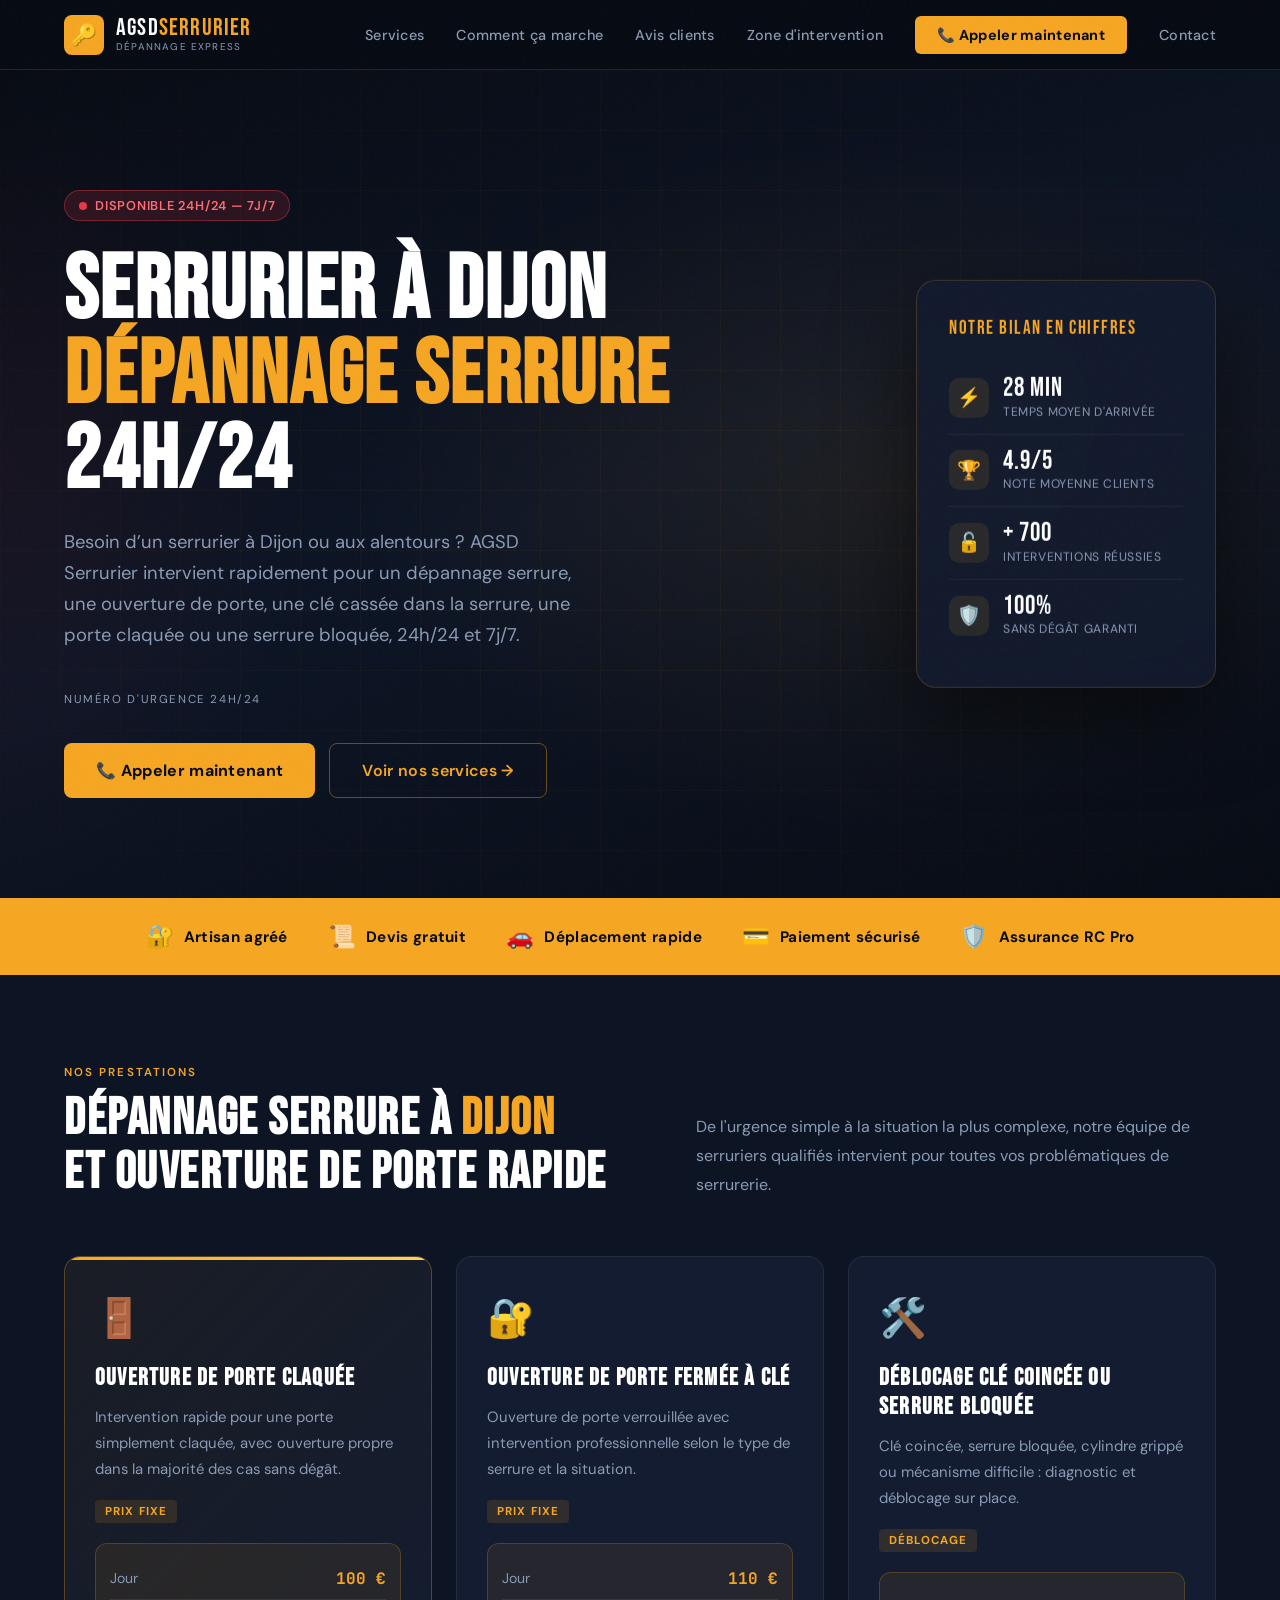
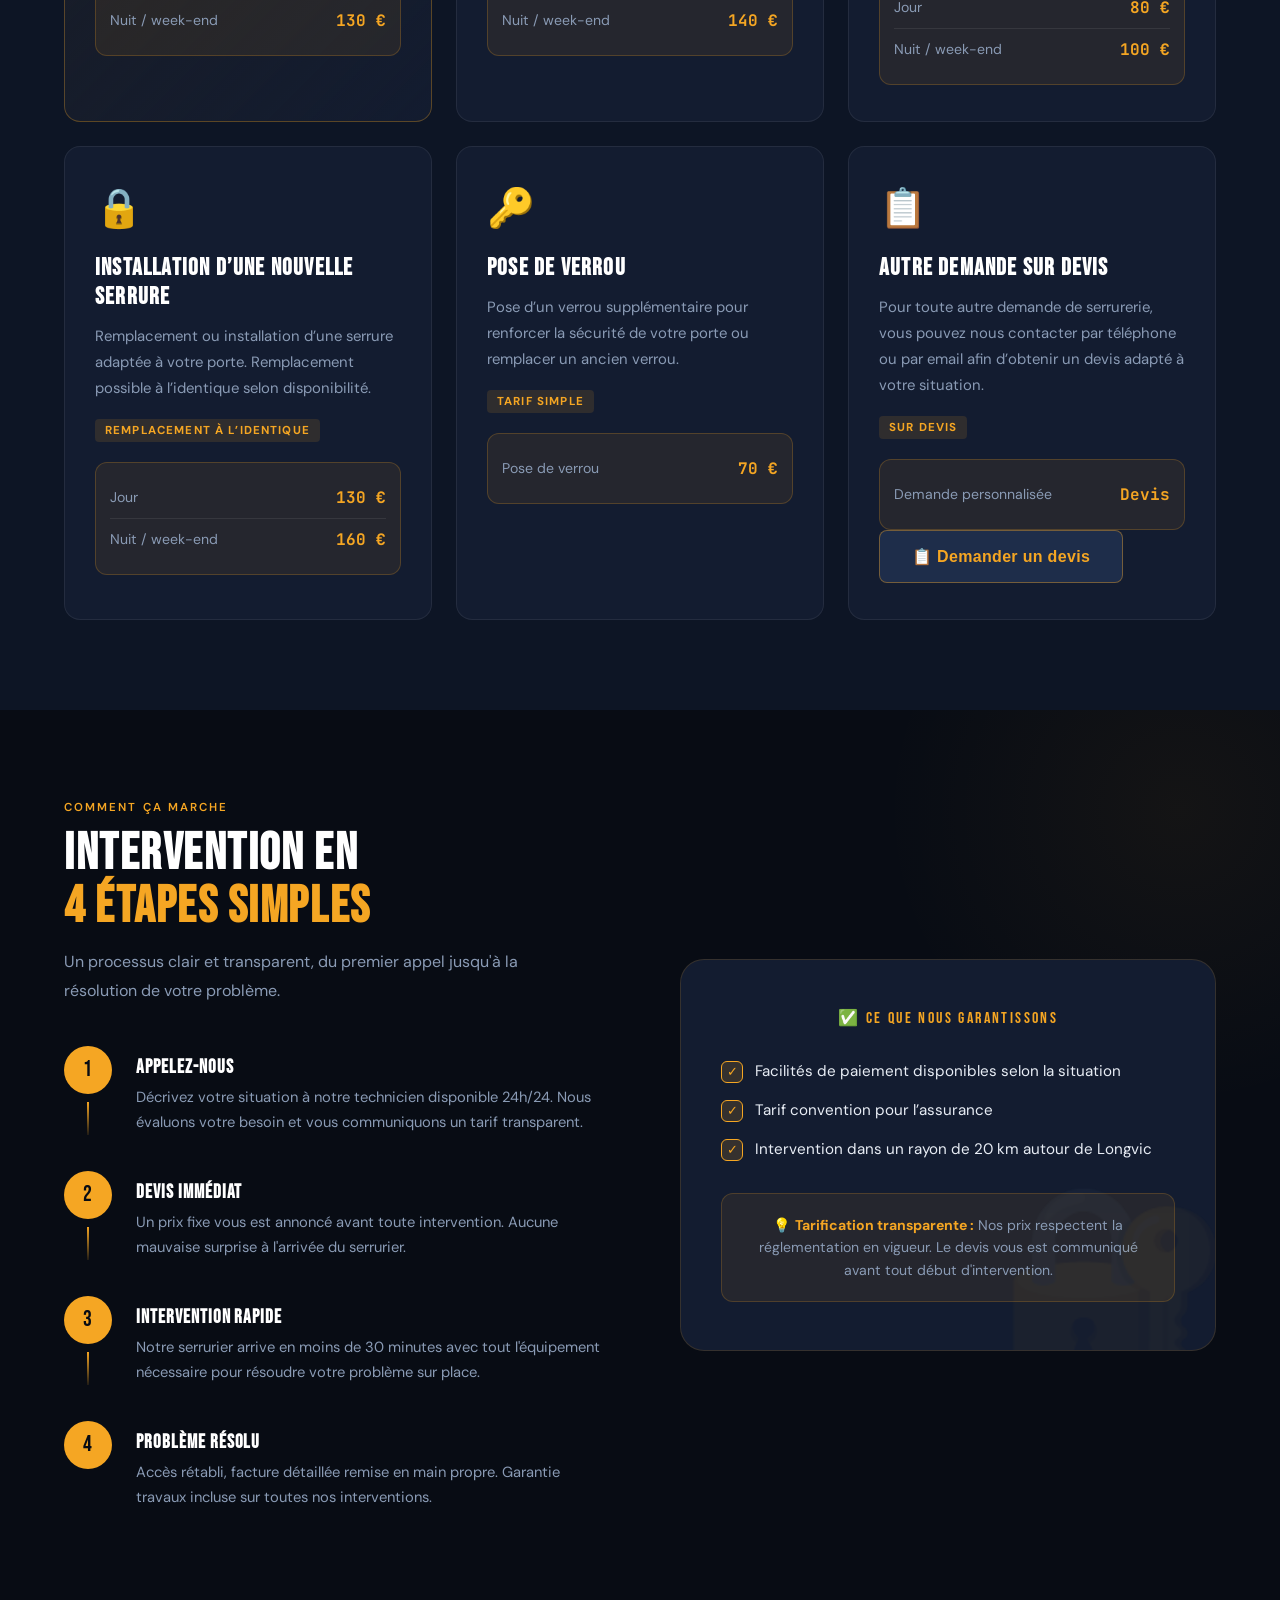
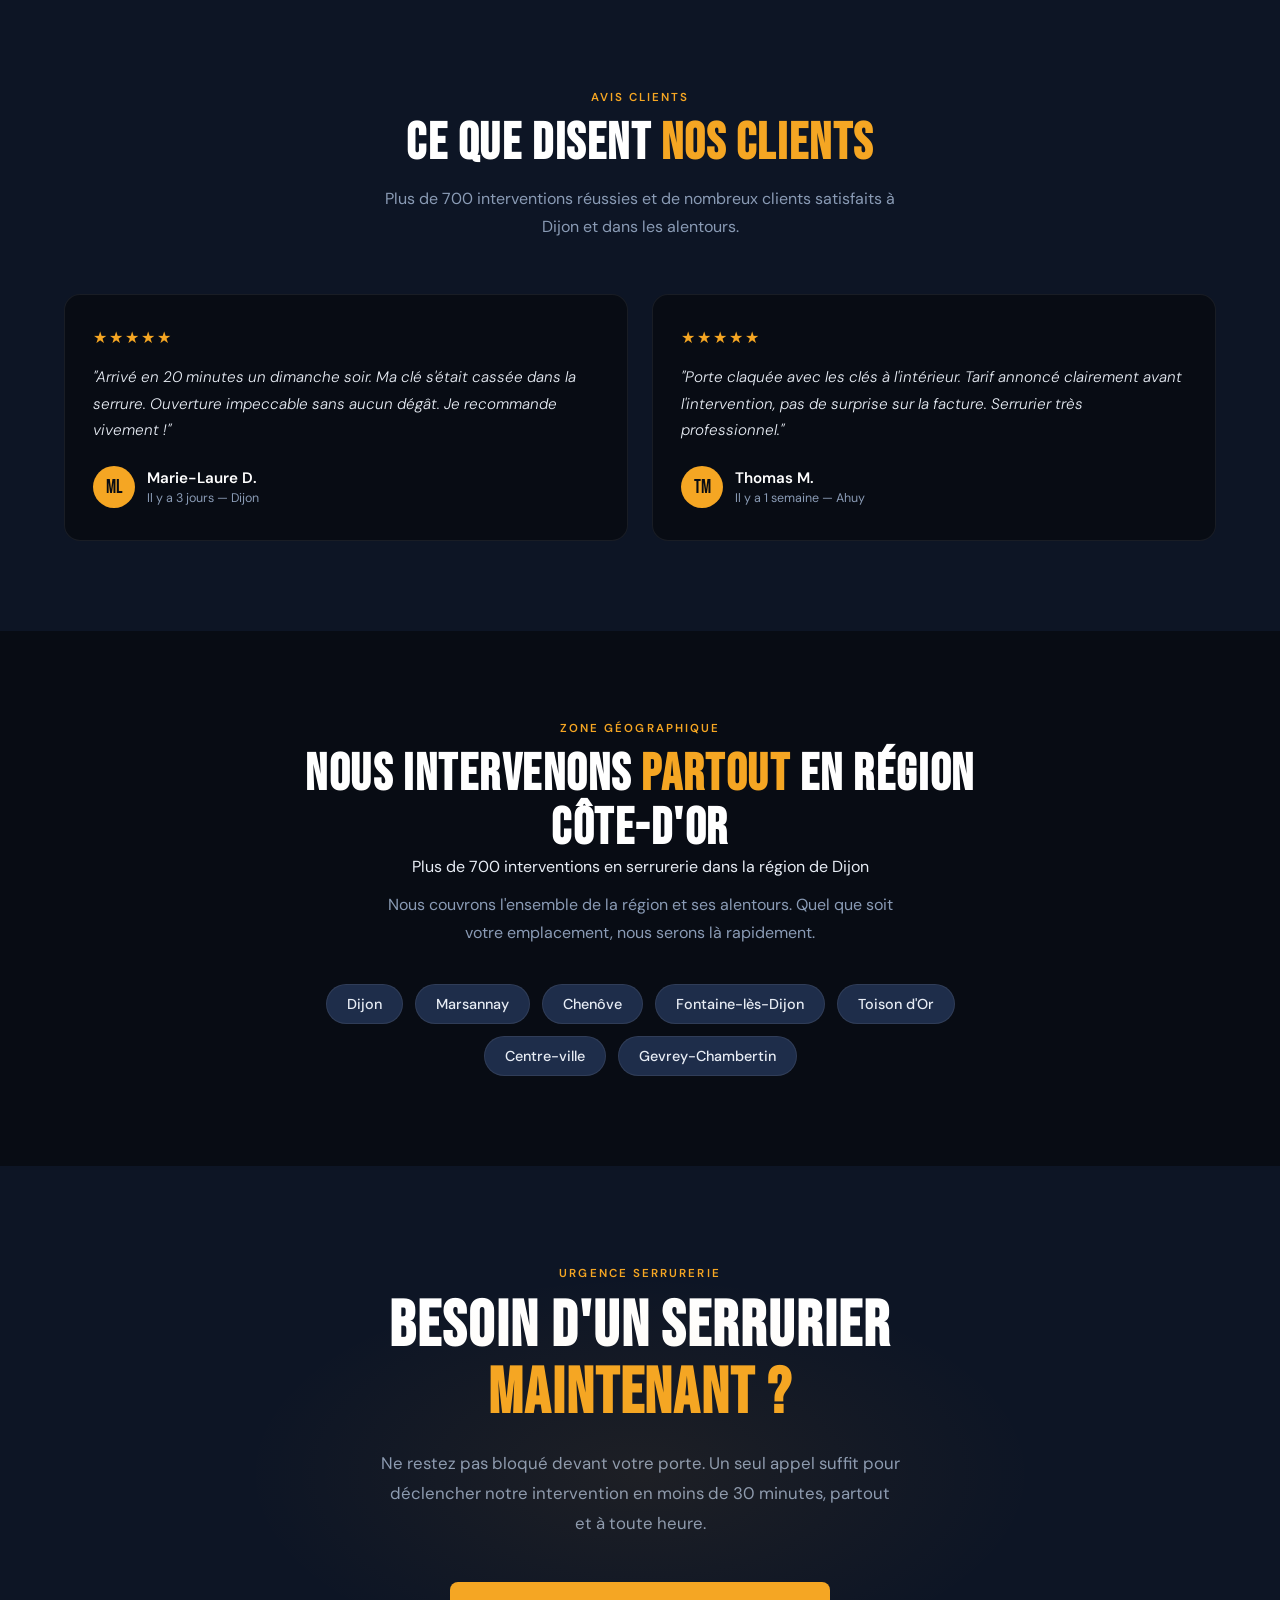
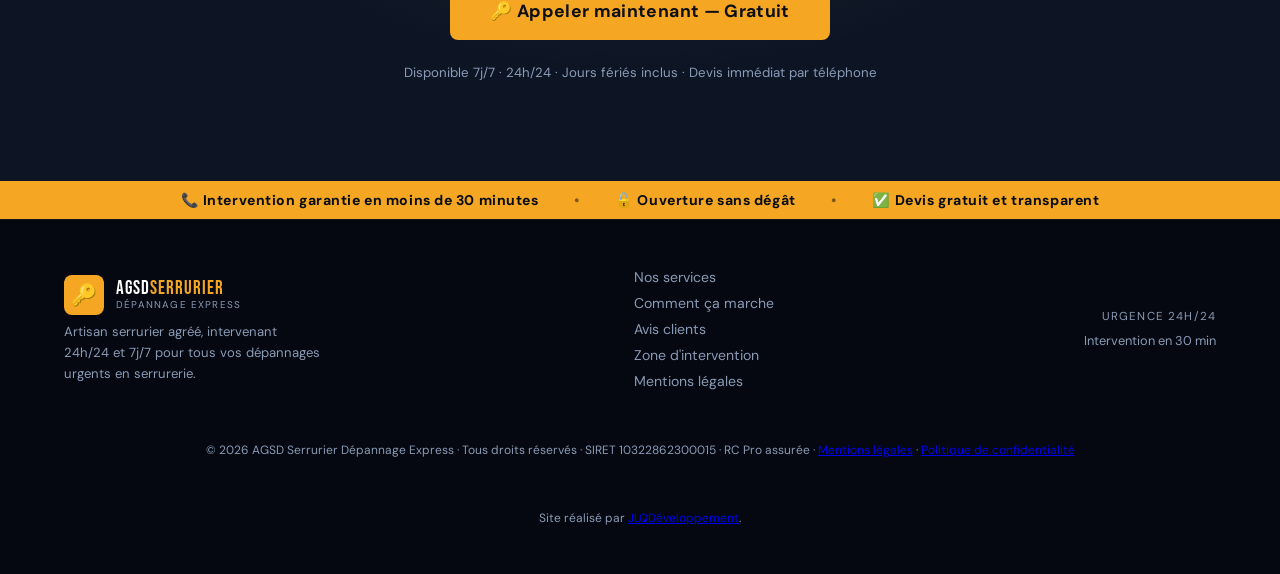
<file: index.html>
<!DOCTYPE html>
<html lang="fr">
<head>
<meta charset="UTF-8">
<meta name="viewport" content="width=device-width, initial-scale=1.0">

<title>Serrurier Dijon 24h/24 | Dépannage serrure & ouverture de porte</title>

<meta name="description" content="AGSD Serrurier intervient rapidement à Dijon, Longvic et alentours pour dépannage serrure, ouverture de porte, clé cassée, porte claquée et changement de serrure. Disponible 24h/24 et 7j/7.">

<meta name="keywords" content="serrurier Dijon, dépannage serrure Dijon, serrurier urgence Dijon, ouverture de porte Dijon, clé cassée serrure, porte claquée Dijon, serrurier Longvic, changement serrure Dijon, dépannage serrurerie 24h/24">

<meta name="author" content="AGSD Serrurier">
<meta name="robots" content="index, follow">
<meta name="language" content="fr">
<meta name="theme-color" content="#0b0f19">

<!-- URL canonique -->
<link rel="canonical" href="https://agsd-serrurier.fr/">

<!-- Icônes du site -->
<link rel="icon" href="favicon.ico" type="image/x-icon">
<link rel="icon" type="image/png" sizes="32x32" href="favicon-32x32.png">
<link rel="icon" type="image/png" sizes="16x16" href="favicon-16x16.png">
<link rel="apple-touch-icon" sizes="180x180" href="apple-touch-icon.png">
<link rel="manifest" href="site.webmanifest">

<!-- Open Graph Facebook / LinkedIn -->
<meta property="og:type" content="website">
<meta property="og:title" content="Serrurier Dijon 24h/24 — Dépannage serrure & ouverture de porte">
<meta property="og:description" content="Dépannage serrurerie à Dijon, Longvic et alentours : ouverture de porte, clé cassée, porte claquée, serrure bloquée et changement de serrure. Intervention rapide 24h/24.">
<meta property="og:url" content="https://agsd-serrurier.fr/">
<meta property="og:site_name" content="AGSD Serrurier">
<meta property="og:image" content="https://agsd-serrurier.fr/og-image.jpg">
<meta property="og:locale" content="fr_FR">

<!-- Twitter / X -->
<meta name="twitter:card" content="summary_large_image">
<meta name="twitter:title" content="Serrurier Dijon 24h/24 — AGSD Serrurier">
<meta name="twitter:description" content="Serrurier à Dijon pour dépannage serrure, ouverture de porte, clé cassée et urgence serrurerie 24h/24.">
<meta name="twitter:image" content="https://agsd-serrurier.fr/og-image.jpg">

<!-- Fonts -->
<link rel="preconnect" href="https://fonts.googleapis.com">
<link rel="preconnect" href="https://fonts.gstatic.com" crossorigin>
<link href="https://fonts.googleapis.com/css2?family=Bebas+Neue&family=DM+Sans:wght@300;400;500;600;700&family=JetBrains+Mono:wght@400;600&display=swap" rel="stylesheet">

<link rel="stylesheet" href="style2.css">

<!-- Données structurées LocalBusiness / Serrurier -->
<script type="application/ld+json">
{
  "@context": "https://schema.org",
  "@type": "Locksmith",
  "@id": "https://agsd-serrurier.fr/#localbusiness",
  "name": "AGSD Serrurier",
  "legalName": "AGSD Serrurier Dépannage Express",
  "url": "https://agsd-serrurier.fr/",
  "telephone": "+33767244079",
  "email": "contact@agsd-serrurier.fr",
  "description": "AGSD Serrurier intervient à Dijon, Longvic et alentours pour dépannage serrure, ouverture de porte, clé cassée, porte claquée, serrure bloquée et changement de serrure. Service disponible 24h/24 et 7j/7.",
  "image": "https://agsd-serrurier.fr/og-image.jpg",
  "logo": "https://agsd-serrurier.fr/favicon-512x512.png",
  "priceRange": "€€",
  "address": {
    "@type": "PostalAddress",
    "addressLocality": "Longvic",
    "postalCode": "21600",
    "addressRegion": "Bourgogne-Franche-Comté",
    "addressCountry": "FR"
  },
  "areaServed": [
    {
      "@type": "City",
      "name": "Dijon"
    },
    {
      "@type": "City",
      "name": "Longvic"
    },
    {
      "@type": "City",
      "name": "Chenôve"
    },
    {
      "@type": "City",
      "name": "Marsannay-la-Côte"
    },
    {
      "@type": "City",
      "name": "Fontaine-lès-Dijon"
    },
    {
      "@type": "City",
      "name": "Gevrey-Chambertin"
    },
    {
      "@type": "AdministrativeArea",
      "name": "Côte-d'Or"
    }
  ],
  "openingHoursSpecification": [
    {
      "@type": "OpeningHoursSpecification",
      "dayOfWeek": [
        "Monday",
        "Tuesday",
        "Wednesday",
        "Thursday",
        "Friday",
        "Saturday",
        "Sunday"
      ],
      "opens": "00:00",
      "closes": "23:59"
    }
  ],
  "hasOfferCatalog": {
    "@type": "OfferCatalog",
    "name": "Services de serrurerie",
    "itemListElement": [
      {
        "@type": "Offer",
        "name": "Ouverture de porte claquée"
      },
      {
        "@type": "Offer",
        "name": "Ouverture de porte fermée à clé"
      },
      {
        "@type": "Offer",
        "name": "Déblocage de clé coincée ou serrure bloquée"
      },
      {
        "@type": "Offer",
        "name": "Installation ou changement de serrure"
      },
      {
        "@type": "Offer",
        "name": "Pose de verrou"
      }
    ]
  },
  "identifier": {
    "@type": "PropertyValue",
    "propertyID": "SIRET",
    "value": "10322862300015"
  }
}
</script>
</head>
<body>



<!-- NAVBAR -->
<nav>
  <a href="#" class="logo">
    <div class="logo-icon">🔑</div>
    <div>
      <div class="logo-text">AGSD<span>Serrurier</span></div>
      <div class="logo-sub">Dépannage Express</div>
    </div>
  </a>

  <button class="menu-toggle" id="menuToggle" aria-label="Ouvrir le menu">
    <span></span>
    <span></span>
    <span></span>
  </button>

  <ul class="nav-links" id="navLinks">
    <li><a href="#services">Services</a></li>
    <li><a href="#comment">Comment ça marche</a></li>
    <li><a href="#avis">Avis clients</a></li>
    <li><a href="#zone">Zone d'intervention</a></li>
    <li><a href="tel:+33767244079" class="nav-cta">📞 Appeler maintenant</a></li>
    <li><a href="#" id="openContactModal">Contact</a></li>
  </ul>
</nav>

<!-- HERO -->
<section class="hero">
  <div class="hero-bg"></div>
  <div class="hero-grid"></div>

  <div class="hero-content">
    <div class="hero-badge">
      <div class="pulse-dot"></div>
      Disponible 24h/24 — 7j/7
    </div>

    <h1>Serrurier à Dijon <em>Dépannage serrure</em> 24h/24</h1>

    <p class="hero-sub">
  Besoin d’un serrurier à Dijon ou aux alentours ? AGSD Serrurier intervient rapidement
  pour un dépannage serrure, une ouverture de porte, une clé cassée dans la serrure,
  une porte claquée ou une serrure bloquée, 24h/24 et 7j/7.
</p>

    <div class="hero-phone">
  <p class="phone-label">Numéro d'urgence 24h/24</p>

</div>

    <div class="hero-actions">
      <a href="tel:+33767244079" class="btn-primary">📞 Appeler maintenant</a>
      <a href="#services" class="btn-outline">Voir nos services →</a>
    </div>
  </div>

  <!-- FLOATING CARD -->
  <div class="hero-card">
    <div class="card-title">Notre bilan en chiffres</div>

    <div class="stat-row">
      <div class="stat-icon">⚡</div>
      <div class="stat-info">
        <div class="stat-value">28 min</div>
        <div class="stat-label">Temps moyen d'arrivée</div>
      </div>
    </div>

    <div class="stat-row">
      <div class="stat-icon">🏆</div>
      <div class="stat-info">
        <div class="stat-value">4.9/5</div>
        <div class="stat-label">Note moyenne clients</div>
      </div>
    </div>

    <div class="stat-row">
      <div class="stat-icon">🔓</div>
      <div class="stat-info">
        <div class="stat-value">+ 700</div>
        <div class="stat-label">Interventions réussies</div>
      </div>
    </div>

    <div class="stat-row">
      <div class="stat-icon">🛡️</div>
      <div class="stat-info">
        <div class="stat-value">100%</div>
        <div class="stat-label">Sans dégât garanti</div>
      </div>
    </div>
  </div>
</section>

<!-- TRUST BAND -->
<div class="trust-band">
  <div class="trust-item"><span>🔐</span><span>Artisan agréé</span></div>
  <div class="trust-item"><span>📜</span><span>Devis gratuit</span></div>
  <div class="trust-item"><span>🚗</span><span>Déplacement rapide</span></div>
  <div class="trust-item"><span>💳</span><span>Paiement sécurisé</span></div>
  <div class="trust-item"><span>🛡️</span><span>Assurance RC Pro</span></div>
</div>

<!-- SERVICES -->
<section class="services" id="services">
  <div class="services-header">
    <div>
      <div class="section-label">Nos prestations</div>
     <h2 class="section-title">Dépannage serrure à <span>Dijon</span><br>et ouverture de porte rapide</h2>
    </div>
    <p class="section-desc">
      De l'urgence simple à la situation la plus complexe, notre équipe de serruriers
      qualifiés intervient pour toutes vos problématiques de serrurerie.
    </p>
  </div>

 <div class="services-grid">

  <div class="service-card featured">
    <span class="service-icon">🚪</span>
    <h3>Ouverture de porte claquée</h3>
    <p>
      Intervention rapide pour une porte simplement claquée, avec ouverture propre
      dans la majorité des cas sans dégât.
    </p>

    <span class="service-tag">Prix fixe</span>

    <div class="price-box">
      <div class="price-line">
        <span>Jour</span>
        <strong>100 €</strong>
      </div>
      <div class="price-line">
        <span>Nuit / week-end</span>
        <strong>130 €</strong>
      </div>
    </div>
  </div>

  <div class="service-card">
    <span class="service-icon">🔐</span>
    <h3>Ouverture de porte fermée à clé</h3>
    <p>
      Ouverture de porte verrouillée avec intervention professionnelle selon le type
      de serrure et la situation.
    </p>

    <span class="service-tag">Prix fixe</span>

    <div class="price-box">
      <div class="price-line">
        <span>Jour</span>
        <strong>110 €</strong>
      </div>
      <div class="price-line">
        <span>Nuit / week-end</span>
        <strong>140 €</strong>
      </div>
    </div>
  </div>

  <div class="service-card">
    <span class="service-icon">🛠️</span>
    <h3>Déblocage clé coincée ou serrure bloquée</h3>
    <p>
      Clé coincée, serrure bloquée, cylindre grippé ou mécanisme difficile :
      diagnostic et déblocage sur place.
    </p>

    <span class="service-tag">Déblocage</span>

    <div class="price-box">
      <div class="price-line">
        <span>Jour</span>
        <strong>80 €</strong>
      </div>
      <div class="price-line">
        <span>Nuit / week-end</span>
        <strong>100 €</strong>
      </div>
    </div>
  </div>

  <div class="service-card">
    <span class="service-icon">🔒</span>
    <h3>Installation d’une nouvelle serrure</h3>
    <p>
      Remplacement ou installation d’une serrure adaptée à votre porte.
      Remplacement possible à l’identique selon disponibilité.
    </p>

    <span class="service-tag">Remplacement à l’identique</span>

    <div class="price-box">
      <div class="price-line">
        <span>Jour</span>
        <strong>130 €</strong>
      </div>
      <div class="price-line">
        <span>Nuit / week-end</span>
        <strong>160 €</strong>
      </div>
    </div>
  </div>

  <div class="service-card">
    <span class="service-icon">🔑</span>
    <h3>Pose de verrou</h3>
    <p>
      Pose d’un verrou supplémentaire pour renforcer la sécurité de votre porte
      ou remplacer un ancien verrou.
    </p>

    <span class="service-tag">Tarif simple</span>

    <div class="price-box">
      <div class="price-line">
        <span>Pose de verrou</span>
        <strong>70 €</strong>
      </div>
    </div>
  </div>

  <div class="service-card">
  <span class="service-icon">📋</span>
  <h3>Autre demande sur devis</h3>
  <p>
    Pour toute autre demande de serrurerie, vous pouvez nous contacter par téléphone
    ou par email afin d’obtenir un devis adapté à votre situation.
  </p>

  <span class="service-tag">Sur devis</span>

  <div class="price-box">
    <div class="price-line">
      <span>Demande personnalisée</span>
      <strong>Devis</strong>
    </div>
  </div>

  <button type="button" class="service-contact-btn" data-subject="other">
  📋 Demander un devis
</button>
</div>

</div>
</section>

<!-- HOW IT WORKS -->
<section class="how" id="comment">
  <div class="how-layout">
    <div>
      <div class="section-label">Comment ça marche</div>
      <h2 class="section-title">Intervention en<br><span>4 étapes simples</span></h2>
      <p class="section-desc">Un processus clair et transparent, du premier appel jusqu'à la résolution de votre problème.</p>

      <div class="steps-list">
        <div class="step">
          <div class="step-line">
            <div class="step-num">1</div>
            <div class="step-connector"></div>
          </div>
          <div class="step-body">
            <h4>Appelez-nous</h4>
            <p>Décrivez votre situation à notre technicien disponible 24h/24. Nous évaluons votre besoin et vous communiquons un tarif transparent.</p>
          </div>
        </div>

        <div class="step">
          <div class="step-line">
            <div class="step-num">2</div>
            <div class="step-connector"></div>
          </div>
          <div class="step-body">
            <h4>Devis immédiat</h4>
            <p>Un prix fixe vous est annoncé avant toute intervention. Aucune mauvaise surprise à l'arrivée du serrurier.</p>
          </div>
        </div>

        <div class="step">
          <div class="step-line">
            <div class="step-num">3</div>
            <div class="step-connector"></div>
          </div>
          <div class="step-body">
            <h4>Intervention rapide</h4>
            <p>Notre serrurier arrive en moins de 30 minutes avec tout l'équipement nécessaire pour résoudre votre problème sur place.</p>
          </div>
        </div>

        <div class="step">
          <div class="step-line">
            <div class="step-num">4</div>
          </div>
          <div class="step-body">
            <h4>Problème résolu</h4>
            <p>Accès rétabli, facture détaillée remise en main propre. Garantie travaux incluse sur toutes nos interventions.</p>
          </div>
        </div>
      </div>
    </div>

    <div class="how-visual">
      <div class="guarantee-title">✅ Ce que nous garantissons</div>
      <ul class="guarantee-list">
        <li>
  <div class="check">✓</div>
  <span>Facilités de paiement disponibles selon la situation</span>
</li>

<li>
  <div class="check">✓</div>
  <span>Tarif convention pour l’assurance</span>
</li>

<li>
  <div class="check">✓</div>
  <span>Intervention dans un rayon de 20 km autour de Longvic</span>
</li>
      </ul>

      <div class="price-note">
        <p>💡 <strong>Tarification transparente :</strong> Nos prix respectent la réglementation en vigueur. Le devis vous est communiqué avant tout début d'intervention.</p>
      </div>
    </div>
  </div>
</section>

<!-- TESTIMONIALS -->
<section class="testimonials" id="avis">
  <div class="testimonials-header">
    <div class="section-label">Avis clients</div>
    <h2 class="section-title">Ce que disent <span>nos clients</span></h2>
    <p class="section-desc">Plus de 700 interventions réussies et de nombreux clients satisfaits à Dijon et dans les alentours.</p>
  </div>

  <div class="reviews-grid">
    <div class="review-card">
      <div class="stars">★★★★★</div>
      <p class="review-text">"Arrivé en 20 minutes un dimanche soir. Ma clé s'était cassée dans la serrure. Ouverture impeccable sans aucun dégât. Je recommande vivement !"</p>
      <div class="reviewer">
        <div class="reviewer-avatar">ML</div>
        <div>
          <div class="reviewer-name">Marie-Laure D.</div>
          <div class="reviewer-date">Il y a 3 jours — Dijon</div>
        </div>
      </div>
    </div>

    <div class="review-card">
      <div class="stars">★★★★★</div>
      <p class="review-text">"Porte claquée avec les clés à l'intérieur. Tarif annoncé clairement avant l'intervention, pas de surprise sur la facture. Serrurier très professionnel."</p>
      <div class="reviewer">
        <div class="reviewer-avatar">TM</div>
        <div>
          <div class="reviewer-name">Thomas M.</div>
          <div class="reviewer-date">Il y a 1 semaine — Ahuy</div>
        </div>
      </div>
    </div>


<!-- Avis a valider avant publication-->
    <!--

    <div class="review-card">
      <div class="stars">★★★★★</div>
      <p class="review-text">"Super réactif, disponible la nuit. Le serrurier a su ouvrir ma porte sans abîmer quoi que ce soit. Excellent rapport qualité-prix. Je recommande sans hésiter."</p>
      <div class="reviewer">
        <div class="reviewer-avatar">JR</div>
        <div>
          <div class="reviewer-name">Jean-Robert P.</div>
          <div class="reviewer-date">Il y a 1 mois — Chenove</div>
        </div>
      </div>
    </div>
  --> 


<!-- Avis a valider avant publication-->

<!--
    <div class="review-card">
      <div class="stars">★★★★★</div>
      <p class="review-text">"Intervention rapide et soignée pour un changement de serrure 3 points. Le technicien a pris le temps d'expliquer les différentes options. Très satisfaite."</p>
      <div class="reviewer">
        <div class="reviewer-avatar">SB</div>
        <div>
          <div class="reviewer-name">Sophie B.</div>
          <div class="reviewer-date">Il y a 3 semaines — Dijon</div>
        </div>
      </div>
    </div>

  -->
  </div>
</section>

<!-- ZONE INTERVENTION -->
<section class="zone" id="zone">
  <div class="zone-content">
    <div class="section-label">Zone géographique</div>
    <h2 class="section-title">Nous intervenons <span>partout</span> en région Côte-d'Or</h2>
    <p>Plus de 700 interventions en serrurerie dans la région de Dijon</p>
    <p class="section-desc" style="margin: 14px auto 0;">
      Nous couvrons l'ensemble de la région et ses alentours.
      Quel que soit votre emplacement, nous serons là rapidement.
    </p>

    <div class="zone-tags">
      <span class="zone-tag">Dijon</span>
      <span class="zone-tag">Marsannay</span>
      <span class="zone-tag">Chenôve</span>
      <span class="zone-tag">Fontaine-lès-Dijon</span>
      <span class="zone-tag">Toison d'Or</span>
      <span class="zone-tag">Centre-ville</span>
      <span class="zone-tag">Gevrey-Chambertin</span>
      
    </div>
  </div>
</section>

<!-- CTA SECTION -->
<section class="cta-section">
  <div class="section-label">Urgence serrurerie</div>
  <h2 class="section-title">Besoin d'un serrurier<br><span>maintenant ?</span></h2>
  <p class="section-desc">
    Ne restez pas bloqué devant votre porte. Un seul appel suffit pour déclencher
    notre intervention en moins de 30 minutes, partout et à toute heure.
  </p>

 

  <div style="display: flex; gap: 16px; justify-content: center; flex-wrap: wrap;">
   <a href="tel:+33767244079" class="btn-primary" style="font-size: 1.1rem; padding: 18px 40px;">
  🔑 Appeler maintenant — Gratuit
</a>
  </div>

  <p style="margin-top: 24px; font-size: 0.83rem; color: var(--muted);">
    Disponible 7j/7 · 24h/24 · Jours fériés inclus · Devis immédiat par téléphone
  </p>
</section>


<section class="contact-section" id="contact">
        
        
        <div class="contact-content">
          <button class="fermer" id="fermer">X</button>
          <div class="contact-info">
            <h2 class="section-title">📧 Nous Contacter</h2>
            
            <p>Une question ? Besoin d’un renseignement ou d’un devis ? Notre équipe est disponible pour vous accompagner rapidement.</p>            
            <div class="contact-item">
              <div>📧</div>
              <div>
                <h4>Email</h4>
                <p>contact@agsd-serrurier.fr</p>
              </div>
            </div>
            
            <div class="contact-item">
              <div>⏰</div>
              <div>
                <h4>Horaires</h4>
                <p>24h/24 — 7j/7</p>
              </div>
            </div>
            
            <div class="contact-item">
              <div >🚀</div>
              <div>
                <h4>Réponse</h4>
                <p>Sous 24h ouvrées</p>
              </div>
            </div>
          </div>

             <div class="contact-form">
            <h3 class="envoi">📧 Envoyez-nous un Message</h3>
                <form id="contactForm" action="send-mail.php" method="POST">
  <div class="form-row">
    <div class="form-group">
      <label for="contactName">Nom complet *</label>
      <input type="text" id="contactName" name="from_name" placeholder="Votre nom complet" required>
    </div>
    <div class="form-group">
      <label for="contactEmail">Email *</label>
      <input type="email" id="contactEmail" name="reply_to" placeholder="votre.email@exemple.com" required>
    </div>
  </div>
  <div class="form-group">
  <label for="contactPhone">Téléphone</label>
  <input type="tel" id="contactPhone" name="phone" placeholder="Votre numéro de téléphone">
</div>
  
  <div class="form-group">
    <label for="contactSubject">Sujet *</label>
    <select id="contactSubject" name="subject" required>
      <option value="">Choisissez un sujet</option>
     <option value="urgence">🚨 Urgence serrurerie</option>
<option value="devis">📋 Demande de devis</option>
<option value="serrure">🔒 Changement de serrure</option>
<option value="porte">🚪 Ouverture de porte</option>
<option value="other">❓ Autre demande</option>
    </select>
  </div>
  
  <div class="form-group">
    <label for="contactMessage">Message *</label>
    <textarea id="contactMessage" name="message" placeholder="Décrivez votre demande, suggestion ou problème en détail..." required></textarea>
  </div>


  <button type="submit" class="btn-contact">🚀 Envoyer le Message</button>
  <div id="contactSuccess" class="success-message">
    ✅ Message envoyé avec succès ! Nous vous répondrons dans les plus brefs délais.
  </div>
</form>

          </div>
        </div>
      </section>
<!-- TOP BAR -->
<div class="topbar">
  <span>📞 Intervention garantie en moins de 30 minutes</span>
  <span class="dot">•</span>
  <span>🔓 Ouverture sans dégât</span>
  <span class="dot">•</span>
  <span>✅ Devis gratuit et transparent</span>
</div>
<!-- FOOTER -->
<footer>
  <div class="footer-logo">
    <div class="logo">
      <div class="logo-icon">🔑</div>
      <div>
        <div class="logo-text">AGSD<span>Serrurier</span></div>
        <div class="logo-sub">Dépannage Express</div>
      </div>
    </div>
    <p class="footer-desc">
      Artisan serrurier agréé, intervenant 24h/24 et 7j/7 pour tous vos dépannages urgents en serrurerie.
    </p>
  </div>

  <div class="footer-links">
    <a href="#services">Nos services</a>
    <a href="#comment">Comment ça marche</a>
    <a href="#avis">Avis clients</a>
    <a href="#zone">Zone d'intervention</a>
    <a href="#">Mentions légales</a>
  </div>

  <div class="footer-right">
    <p style="font-size: 0.72rem; color: var(--muted); text-transform: uppercase; letter-spacing: 0.1em; margin-bottom: 8px;">Urgence 24h/24</p>
 
    <p style="font-size: 0.8rem; color: var(--muted); margin-top: 8px;">Intervention en 30 min</p>
  </div>

  <p class="footer-legal">
  © 2026 AGSD Serrurier Dépannage Express · Tous droits réservés ·
  SIRET 10322862300015 · RC Pro assurée ·
  <a href="#">Mentions légales</a> ·
  <a href="#">Politique de confidentialité</a>
</p>

<p class="footer-legal">
  Site réalisé par <a href="https://jlqdeveloppement.fr/">JLQDéveloppement</a>.
</p>
</footer>

<!-- FLOATING CALL BUTTON (mobile) -->
<!--
<a href="tel:+33767244079" class="float-call" title="Appeler maintenant">📞</a>
-->
<script>
  // Animation des cartes au scroll
  const observer = new IntersectionObserver((entries) => {
    entries.forEach((entry, i) => {
      if (entry.isIntersecting) {
        entry.target.style.animation = `fadeUp 0.5s ease ${i * 0.08}s both`;
        observer.unobserve(entry.target);
      }
    });
  }, { threshold: 0.15 });

  document.querySelectorAll('.service-card, .review-card, .step, .zone-tag').forEach((el) => {
    el.style.opacity = '0';
    observer.observe(el);
  });

  // Lien actif dans la navbar au scroll
  const sections = document.querySelectorAll('section[id]');

  window.addEventListener('scroll', () => {
    let current = '';

    sections.forEach((section) => {
      if (window.scrollY >= section.offsetTop - 100) {
        current = section.id;
      }
    });

    document.querySelectorAll('.nav-links a').forEach((link) => {
      link.style.color = link.getAttribute('href') === `#${current}` ? 'var(--gold)' : '';
    });
  });

  // Éléments du menu burger
  const menuToggle = document.getElementById('menuToggle');
  const navLinks = document.getElementById('navLinks');

  if (menuToggle && navLinks) {
    menuToggle.addEventListener('click', (e) => {
      e.stopPropagation();
      menuToggle.classList.toggle('active');
      navLinks.classList.toggle('active');
    });

    // Fermer le menu si on clique ailleurs
    document.addEventListener('click', (e) => {
      const menuEstOuvert = navLinks.classList.contains('active');
      const clicSurBurger = menuToggle.contains(e.target);
      const clicDansMenu = navLinks.contains(e.target);

      if (menuEstOuvert && !clicSurBurger && !clicDansMenu) {
        menuToggle.classList.remove('active');
        navLinks.classList.remove('active');
      }
    });

    // Fermer le menu mobile au clic sur un lien
    document.querySelectorAll('.nav-links a').forEach((link) => {
      link.addEventListener('click', () => {
        menuToggle.classList.remove('active');
        navLinks.classList.remove('active');
      });
    });
  }

  // Éléments du modal contact
  const contact = document.getElementById('contact');
  const openContactModal = document.getElementById('openContactModal');
  const fermer = document.getElementById('fermer');

  const contactForm = document.getElementById('contactForm');
  const contactSuccess = document.getElementById('contactSuccess');
  const contactSubject = document.getElementById('contactSubject');
  const contactMessage = document.getElementById('contactMessage');

  const serviceContactBtns = document.querySelectorAll('.service-contact-btn');

  // Ouvrir le modal contact depuis le menu
  if (openContactModal && contact) {
    openContactModal.addEventListener('click', (e) => {
      e.preventDefault();
      contact.classList.add('active');
    });
  }

  // Fermer le modal avec le bouton X
  if (fermer && contact) {
    fermer.addEventListener('click', () => {
      contact.classList.remove('active');
    });
  }

  // Fermer le modal en cliquant sur le fond sombre
  if (contact) {
    contact.addEventListener('click', (e) => {
      if (e.target === contact) {
        contact.classList.remove('active');
      }
    });
  }

  // Fermer le modal et le menu avec la touche Échap
  document.addEventListener('keydown', (e) => {
    if (e.key === 'Escape') {
      if (contact) {
        contact.classList.remove('active');
      }

      if (menuToggle && navLinks) {
        menuToggle.classList.remove('active');
        navLinks.classList.remove('active');
      }
    }
  });

  // Boutons "Demander un devis"
  serviceContactBtns.forEach((btn) => {
    btn.addEventListener('click', () => {
      const subject = btn.dataset.subject;

      if (contact) {
        contact.classList.add('active');
      }

      if (contactSubject && subject) {
        contactSubject.value = subject;
      }

      if (contactMessage) {
        contactMessage.placeholder = "Bonjour, je souhaite obtenir un devis pour une demande de serrurerie...";
      }

      if (contactSuccess) {
        contactSuccess.classList.remove('active');
        contactSuccess.textContent = '';
      }
    });
  });

  // Envoi du formulaire en AJAX vers send-mail.php
  if (contactForm && contactSuccess) {
    contactForm.addEventListener('submit', async (e) => {
      e.preventDefault();

      const formData = new FormData(contactForm);

      contactSuccess.classList.remove('active');
      contactSuccess.textContent = "⏳ Envoi du message en cours...";
      contactSuccess.classList.add('active');

      try {
        const response = await fetch('send-mail.php', {
          method: 'POST',
          body: formData
        });

        const result = await response.json();

        if (result.success) {
          contactSuccess.textContent = "✅ Message envoyé avec succès ! Nous vous répondrons dans les plus brefs délais.";
          contactSuccess.classList.add('active');
          contactForm.reset();
        } else {
          contactSuccess.textContent = "❌ " + result.message;
          contactSuccess.classList.add('active');
        }

      } catch (error) {
        contactSuccess.textContent = "❌ Erreur : impossible de contacter le serveur PHP.";
        contactSuccess.classList.add('active');
      }
    });
  }
</script>
</body>
</html>
</file>
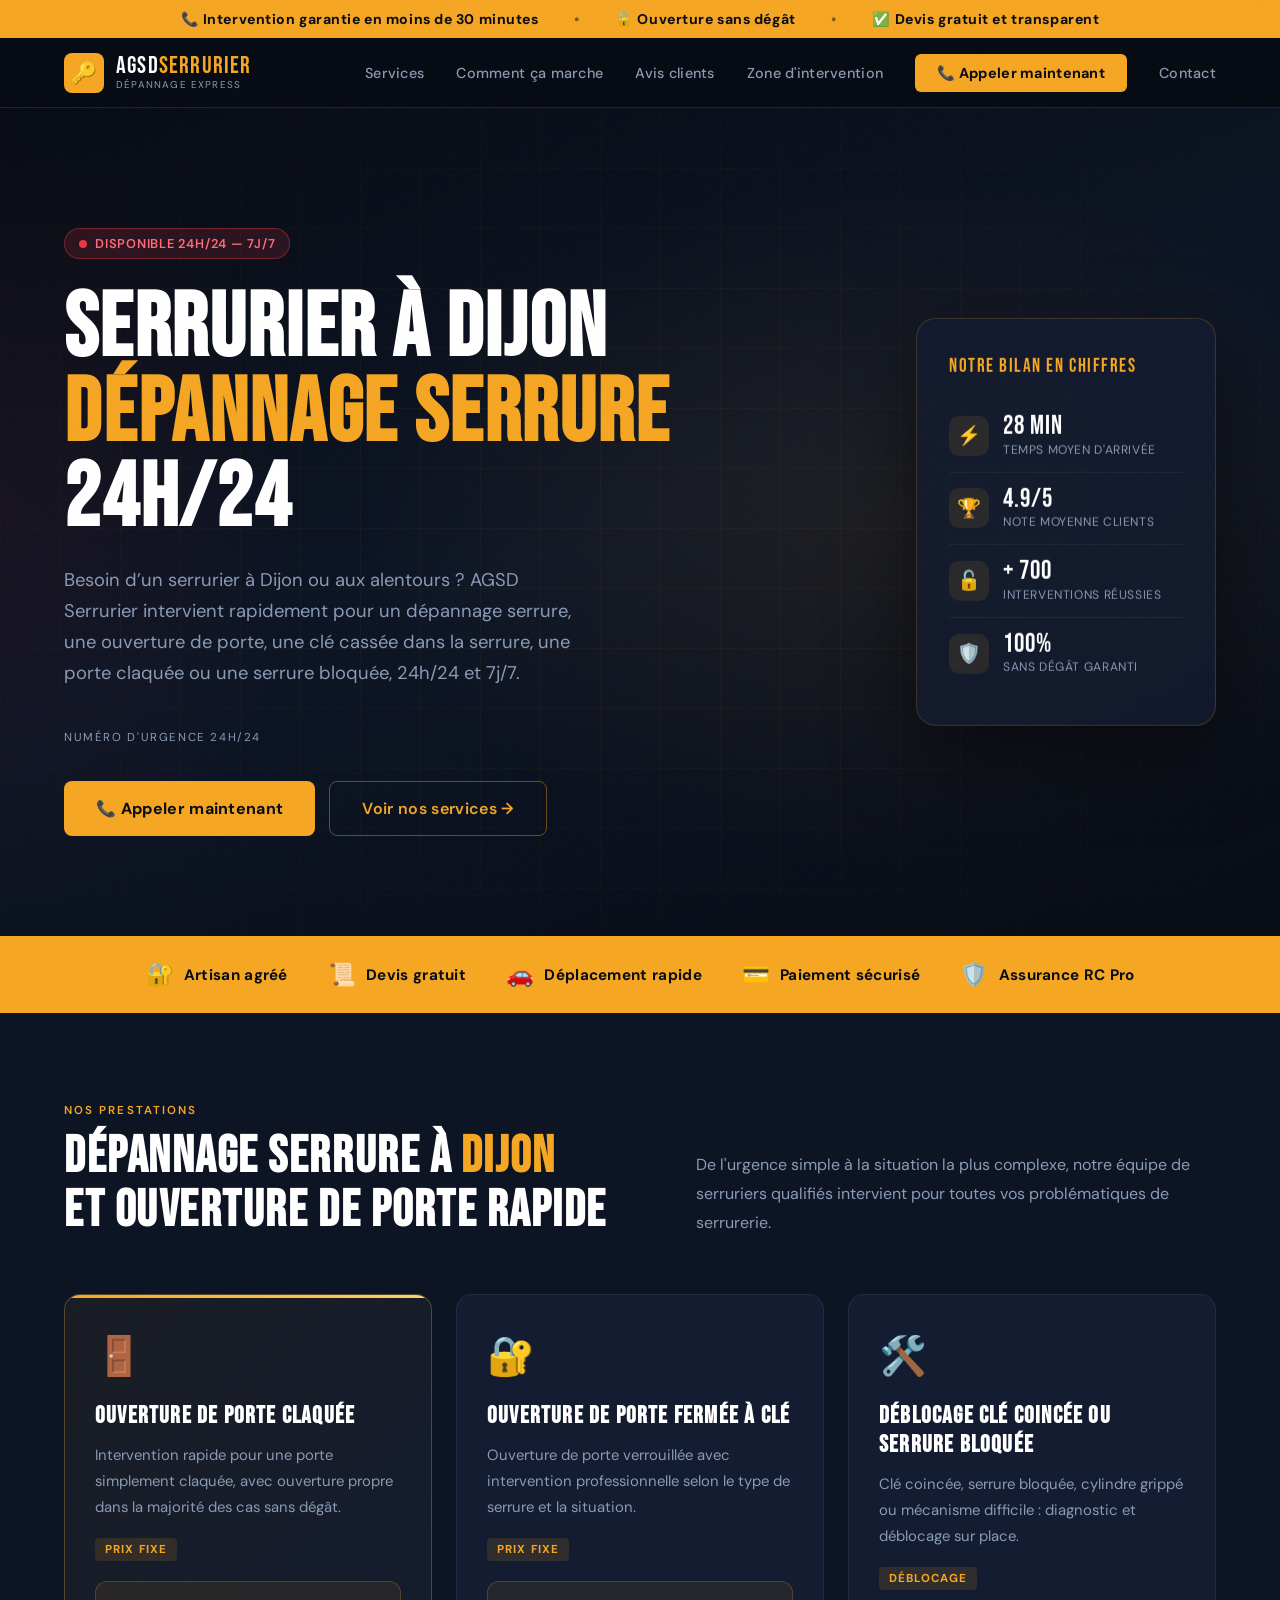
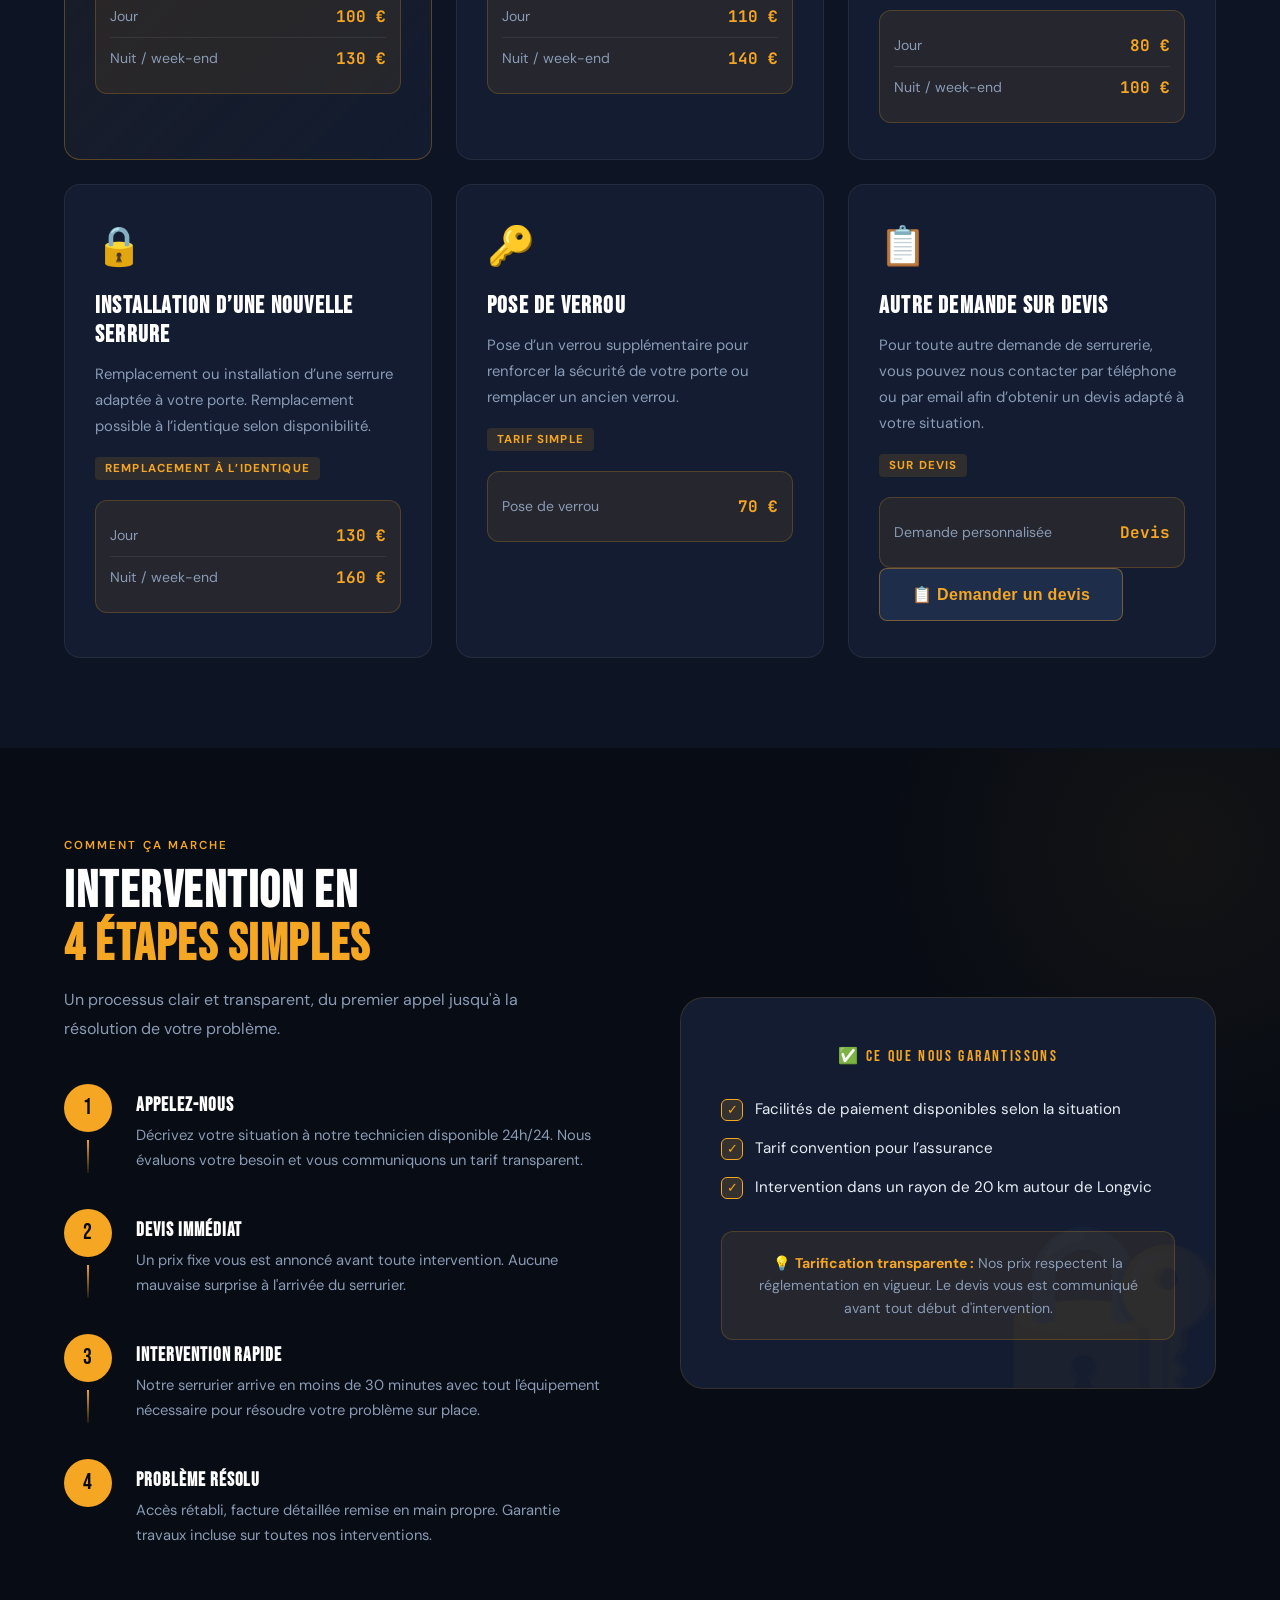
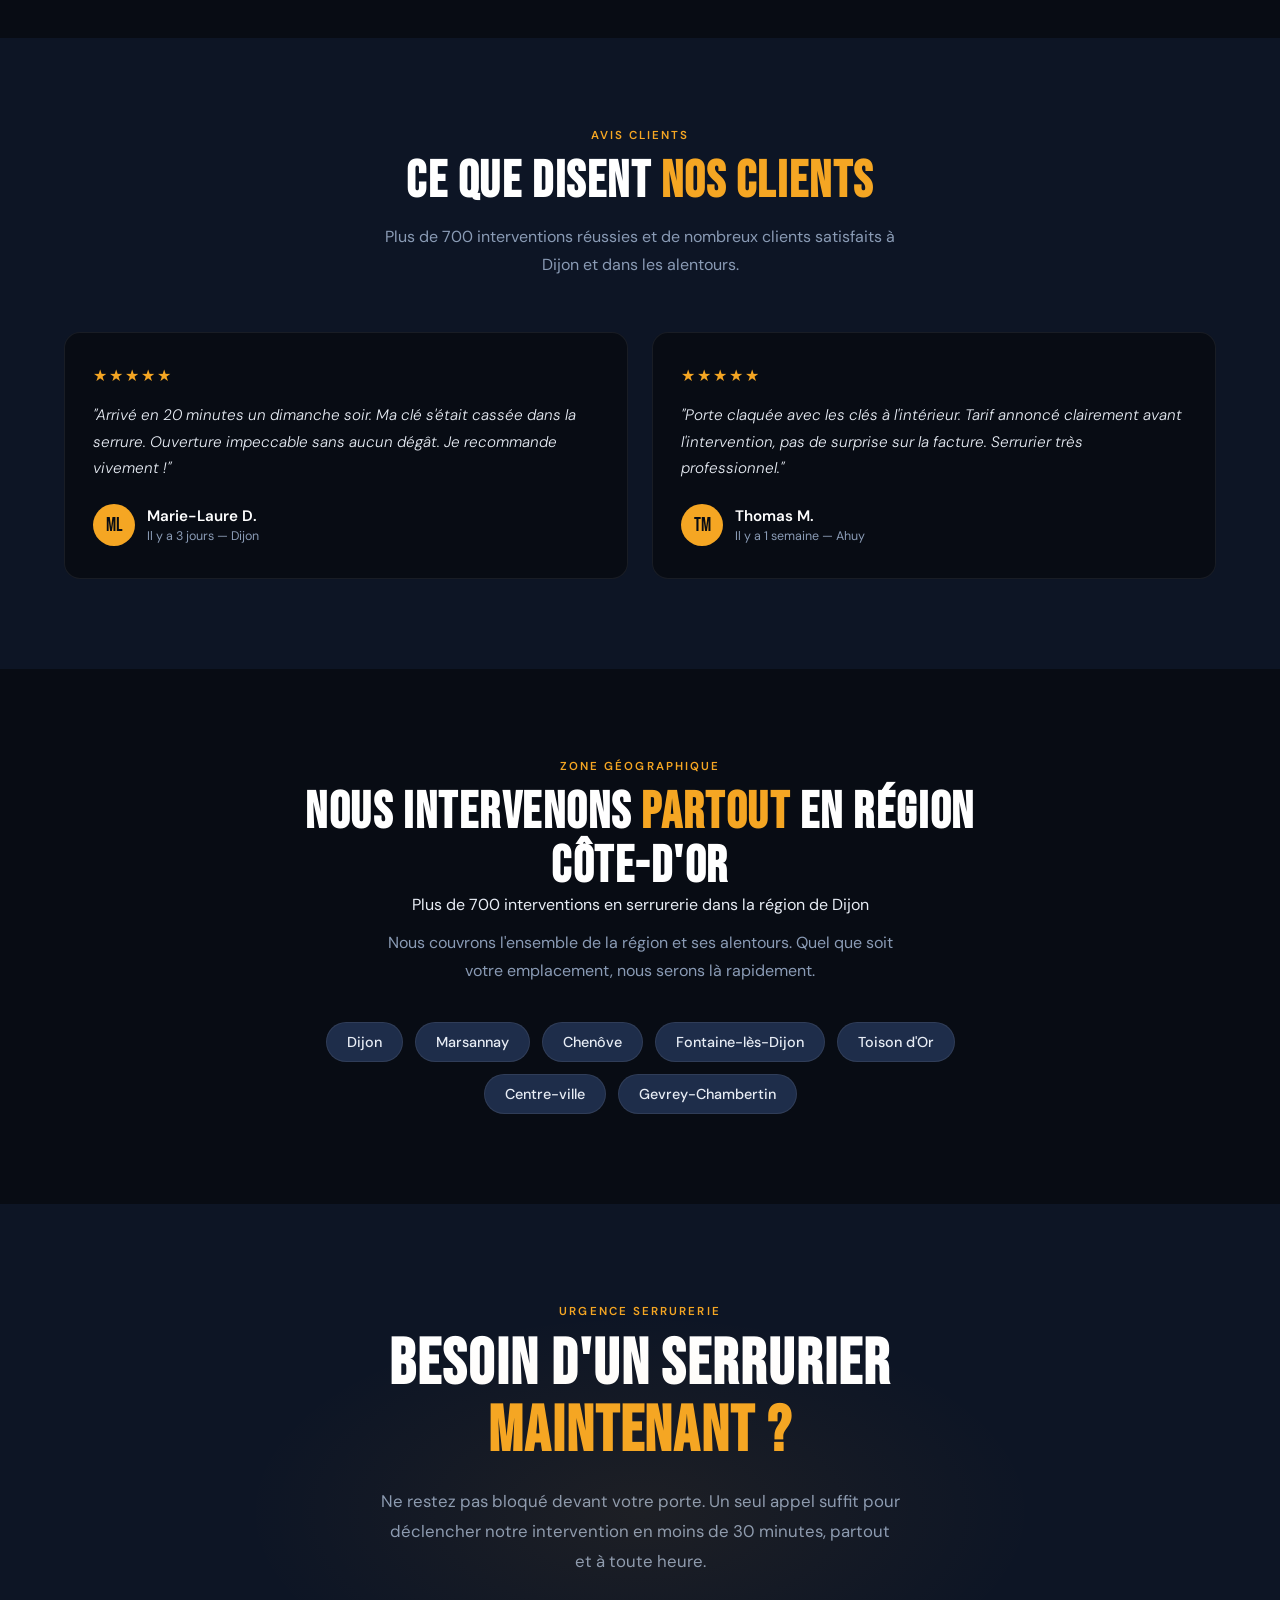
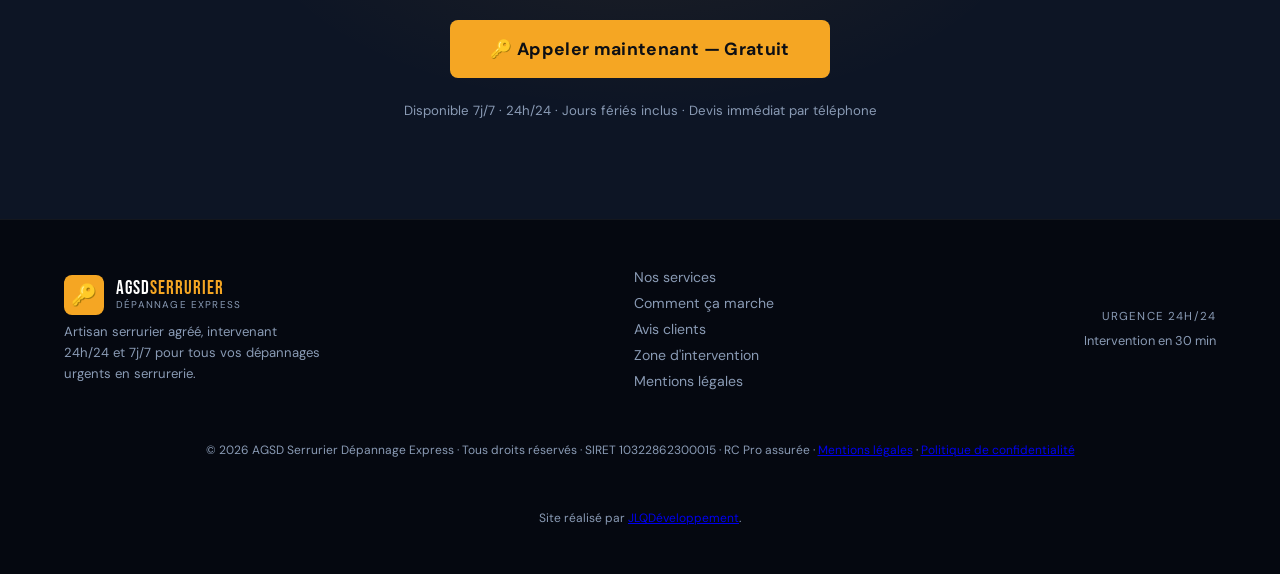
<file: sauvegarde.html>
<!DOCTYPE html>
<html lang="fr">
<head>
<meta charset="UTF-8">
<meta name="viewport" content="width=device-width, initial-scale=1.0">

<title>Serrurier Dijon 24h/24 | Dépannage serrure & ouverture de porte</title>

<meta name="description" content="AGSD Serrurier intervient rapidement à Dijon, Longvic et alentours pour dépannage serrure, ouverture de porte, clé cassée, porte claquée et changement de serrure. Disponible 24h/24 et 7j/7.">

<meta name="keywords" content="serrurier Dijon, dépannage serrure Dijon, serrurier urgence Dijon, ouverture de porte Dijon, clé cassée serrure, porte claquée Dijon, serrurier Longvic, changement serrure Dijon, dépannage serrurerie 24h/24">

<meta name="author" content="AGSD Serrurier">
<meta name="robots" content="index, follow">
<meta name="language" content="fr">
<meta name="theme-color" content="#0b0f19">

<!-- URL canonique -->
<link rel="canonical" href="https://agsd-serrurier.fr/">

<!-- Icônes du site -->
<link rel="icon" href="favicon.ico" type="image/x-icon">
<link rel="icon" type="image/png" sizes="32x32" href="favicon-32x32.png">
<link rel="icon" type="image/png" sizes="16x16" href="favicon-16x16.png">
<link rel="apple-touch-icon" sizes="180x180" href="apple-touch-icon.png">
<link rel="manifest" href="site.webmanifest">

<!-- Open Graph Facebook / LinkedIn -->
<meta property="og:type" content="website">
<meta property="og:title" content="Serrurier Dijon 24h/24 — Dépannage serrure & ouverture de porte">
<meta property="og:description" content="Dépannage serrurerie à Dijon, Longvic et alentours : ouverture de porte, clé cassée, porte claquée, serrure bloquée et changement de serrure. Intervention rapide 24h/24.">
<meta property="og:url" content="https://agsd-serrurier.fr/">
<meta property="og:site_name" content="AGSD Serrurier">
<meta property="og:image" content="https://agsd-serrurier.fr/og-image.jpg">
<meta property="og:locale" content="fr_FR">

<!-- Twitter / X -->
<meta name="twitter:card" content="summary_large_image">
<meta name="twitter:title" content="Serrurier Dijon 24h/24 — AGSD Serrurier">
<meta name="twitter:description" content="Serrurier à Dijon pour dépannage serrure, ouverture de porte, clé cassée et urgence serrurerie 24h/24.">
<meta name="twitter:image" content="https://agsd-serrurier.fr/og-image.jpg">

<!-- Fonts -->
<link rel="preconnect" href="https://fonts.googleapis.com">
<link rel="preconnect" href="https://fonts.gstatic.com" crossorigin>
<link href="https://fonts.googleapis.com/css2?family=Bebas+Neue&family=DM+Sans:wght@300;400;500;600;700&family=JetBrains+Mono:wght@400;600&display=swap" rel="stylesheet">

<link rel="stylesheet" href="style2.css">

<!-- Données structurées LocalBusiness / Serrurier -->
<script type="application/ld+json">
{
  "@context": "https://schema.org",
  "@type": "Locksmith",
  "@id": "https://agsd-serrurier.fr/#localbusiness",
  "name": "AGSD Serrurier",
  "legalName": "AGSD Serrurier Dépannage Express",
  "url": "https://agsd-serrurier.fr/",
  "telephone": "+33767244079",
  "email": "contact@agsd-serrurier.fr",
  "description": "AGSD Serrurier intervient à Dijon, Longvic et alentours pour dépannage serrure, ouverture de porte, clé cassée, porte claquée, serrure bloquée et changement de serrure. Service disponible 24h/24 et 7j/7.",
  "image": "https://agsd-serrurier.fr/og-image.jpg",
  "logo": "https://agsd-serrurier.fr/favicon-512x512.png",
  "priceRange": "€€",
  "address": {
    "@type": "PostalAddress",
    "addressLocality": "Longvic",
    "postalCode": "21600",
    "addressRegion": "Bourgogne-Franche-Comté",
    "addressCountry": "FR"
  },
  "areaServed": [
    {
      "@type": "City",
      "name": "Dijon"
    },
    {
      "@type": "City",
      "name": "Longvic"
    },
    {
      "@type": "City",
      "name": "Chenôve"
    },
    {
      "@type": "City",
      "name": "Marsannay-la-Côte"
    },
    {
      "@type": "City",
      "name": "Fontaine-lès-Dijon"
    },
    {
      "@type": "City",
      "name": "Gevrey-Chambertin"
    },
    {
      "@type": "AdministrativeArea",
      "name": "Côte-d'Or"
    }
  ],
  "openingHoursSpecification": [
    {
      "@type": "OpeningHoursSpecification",
      "dayOfWeek": [
        "Monday",
        "Tuesday",
        "Wednesday",
        "Thursday",
        "Friday",
        "Saturday",
        "Sunday"
      ],
      "opens": "00:00",
      "closes": "23:59"
    }
  ],
  "hasOfferCatalog": {
    "@type": "OfferCatalog",
    "name": "Services de serrurerie",
    "itemListElement": [
      {
        "@type": "Offer",
        "name": "Ouverture de porte claquée"
      },
      {
        "@type": "Offer",
        "name": "Ouverture de porte fermée à clé"
      },
      {
        "@type": "Offer",
        "name": "Déblocage de clé coincée ou serrure bloquée"
      },
      {
        "@type": "Offer",
        "name": "Installation ou changement de serrure"
      },
      {
        "@type": "Offer",
        "name": "Pose de verrou"
      }
    ]
  },
  "identifier": {
    "@type": "PropertyValue",
    "propertyID": "SIRET",
    "value": "10322862300015"
  }
}
</script>
</head>
<body>

<!-- TOP BAR -->
<div class="topbar">
  <span>📞 Intervention garantie en moins de 30 minutes</span>
  <span class="dot">•</span>
  <span>🔓 Ouverture sans dégât</span>
  <span class="dot">•</span>
  <span>✅ Devis gratuit et transparent</span>
</div>

<!-- NAVBAR -->
<nav>
  <a href="#" class="logo">
    <div class="logo-icon">🔑</div>
    <div>
      <div class="logo-text">AGSD<span>Serrurier</span></div>
      <div class="logo-sub">Dépannage Express</div>
    </div>
  </a>

  <button class="menu-toggle" id="menuToggle" aria-label="Ouvrir le menu">
    <span></span>
    <span></span>
    <span></span>
  </button>

  <ul class="nav-links" id="navLinks">
    <li><a href="#services">Services</a></li>
    <li><a href="#comment">Comment ça marche</a></li>
    <li><a href="#avis">Avis clients</a></li>
    <li><a href="#zone">Zone d'intervention</a></li>
    <li><a href="tel:+33767244079" class="nav-cta">📞 Appeler maintenant</a></li>
    <li><a href="#" id="openContactModal">Contact</a></li>
  </ul>
</nav>

<!-- HERO -->
<section class="hero">
  <div class="hero-bg"></div>
  <div class="hero-grid"></div>

  <div class="hero-content">
    <div class="hero-badge">
      <div class="pulse-dot"></div>
      Disponible 24h/24 — 7j/7
    </div>

    <h1>Serrurier à Dijon <em>Dépannage serrure</em> 24h/24</h1>

    <p class="hero-sub">
  Besoin d’un serrurier à Dijon ou aux alentours ? AGSD Serrurier intervient rapidement
  pour un dépannage serrure, une ouverture de porte, une clé cassée dans la serrure,
  une porte claquée ou une serrure bloquée, 24h/24 et 7j/7.
</p>

    <div class="hero-phone">
  <p class="phone-label">Numéro d'urgence 24h/24</p>

</div>

    <div class="hero-actions">
      <a href="tel:+33767244079" class="btn-primary">📞 Appeler maintenant</a>
      <a href="#services" class="btn-outline">Voir nos services →</a>
    </div>
  </div>

  <!-- FLOATING CARD -->
  <div class="hero-card">
    <div class="card-title">Notre bilan en chiffres</div>

    <div class="stat-row">
      <div class="stat-icon">⚡</div>
      <div class="stat-info">
        <div class="stat-value">28 min</div>
        <div class="stat-label">Temps moyen d'arrivée</div>
      </div>
    </div>

    <div class="stat-row">
      <div class="stat-icon">🏆</div>
      <div class="stat-info">
        <div class="stat-value">4.9/5</div>
        <div class="stat-label">Note moyenne clients</div>
      </div>
    </div>

    <div class="stat-row">
      <div class="stat-icon">🔓</div>
      <div class="stat-info">
        <div class="stat-value">+ 700</div>
        <div class="stat-label">Interventions réussies</div>
      </div>
    </div>

    <div class="stat-row">
      <div class="stat-icon">🛡️</div>
      <div class="stat-info">
        <div class="stat-value">100%</div>
        <div class="stat-label">Sans dégât garanti</div>
      </div>
    </div>
  </div>
</section>

<!-- TRUST BAND -->
<div class="trust-band">
  <div class="trust-item"><span>🔐</span><span>Artisan agréé</span></div>
  <div class="trust-item"><span>📜</span><span>Devis gratuit</span></div>
  <div class="trust-item"><span>🚗</span><span>Déplacement rapide</span></div>
  <div class="trust-item"><span>💳</span><span>Paiement sécurisé</span></div>
  <div class="trust-item"><span>🛡️</span><span>Assurance RC Pro</span></div>
</div>

<!-- SERVICES -->
<section class="services" id="services">
  <div class="services-header">
    <div>
      <div class="section-label">Nos prestations</div>
     <h2 class="section-title">Dépannage serrure à <span>Dijon</span><br>et ouverture de porte rapide</h2>
    </div>
    <p class="section-desc">
      De l'urgence simple à la situation la plus complexe, notre équipe de serruriers
      qualifiés intervient pour toutes vos problématiques de serrurerie.
    </p>
  </div>

 <div class="services-grid">

  <div class="service-card featured">
    <span class="service-icon">🚪</span>
    <h3>Ouverture de porte claquée</h3>
    <p>
      Intervention rapide pour une porte simplement claquée, avec ouverture propre
      dans la majorité des cas sans dégât.
    </p>

    <span class="service-tag">Prix fixe</span>

    <div class="price-box">
      <div class="price-line">
        <span>Jour</span>
        <strong>100 €</strong>
      </div>
      <div class="price-line">
        <span>Nuit / week-end</span>
        <strong>130 €</strong>
      </div>
    </div>
  </div>

  <div class="service-card">
    <span class="service-icon">🔐</span>
    <h3>Ouverture de porte fermée à clé</h3>
    <p>
      Ouverture de porte verrouillée avec intervention professionnelle selon le type
      de serrure et la situation.
    </p>

    <span class="service-tag">Prix fixe</span>

    <div class="price-box">
      <div class="price-line">
        <span>Jour</span>
        <strong>110 €</strong>
      </div>
      <div class="price-line">
        <span>Nuit / week-end</span>
        <strong>140 €</strong>
      </div>
    </div>
  </div>

  <div class="service-card">
    <span class="service-icon">🛠️</span>
    <h3>Déblocage clé coincée ou serrure bloquée</h3>
    <p>
      Clé coincée, serrure bloquée, cylindre grippé ou mécanisme difficile :
      diagnostic et déblocage sur place.
    </p>

    <span class="service-tag">Déblocage</span>

    <div class="price-box">
      <div class="price-line">
        <span>Jour</span>
        <strong>80 €</strong>
      </div>
      <div class="price-line">
        <span>Nuit / week-end</span>
        <strong>100 €</strong>
      </div>
    </div>
  </div>

  <div class="service-card">
    <span class="service-icon">🔒</span>
    <h3>Installation d’une nouvelle serrure</h3>
    <p>
      Remplacement ou installation d’une serrure adaptée à votre porte.
      Remplacement possible à l’identique selon disponibilité.
    </p>

    <span class="service-tag">Remplacement à l’identique</span>

    <div class="price-box">
      <div class="price-line">
        <span>Jour</span>
        <strong>130 €</strong>
      </div>
      <div class="price-line">
        <span>Nuit / week-end</span>
        <strong>160 €</strong>
      </div>
    </div>
  </div>

  <div class="service-card">
    <span class="service-icon">🔑</span>
    <h3>Pose de verrou</h3>
    <p>
      Pose d’un verrou supplémentaire pour renforcer la sécurité de votre porte
      ou remplacer un ancien verrou.
    </p>

    <span class="service-tag">Tarif simple</span>

    <div class="price-box">
      <div class="price-line">
        <span>Pose de verrou</span>
        <strong>70 €</strong>
      </div>
    </div>
  </div>

  <div class="service-card">
  <span class="service-icon">📋</span>
  <h3>Autre demande sur devis</h3>
  <p>
    Pour toute autre demande de serrurerie, vous pouvez nous contacter par téléphone
    ou par email afin d’obtenir un devis adapté à votre situation.
  </p>

  <span class="service-tag">Sur devis</span>

  <div class="price-box">
    <div class="price-line">
      <span>Demande personnalisée</span>
      <strong>Devis</strong>
    </div>
  </div>

  <button type="button" class="service-contact-btn" data-subject="other">
  📋 Demander un devis
</button>
</div>

</div>
</section>

<!-- HOW IT WORKS -->
<section class="how" id="comment">
  <div class="how-layout">
    <div>
      <div class="section-label">Comment ça marche</div>
      <h2 class="section-title">Intervention en<br><span>4 étapes simples</span></h2>
      <p class="section-desc">Un processus clair et transparent, du premier appel jusqu'à la résolution de votre problème.</p>

      <div class="steps-list">
        <div class="step">
          <div class="step-line">
            <div class="step-num">1</div>
            <div class="step-connector"></div>
          </div>
          <div class="step-body">
            <h4>Appelez-nous</h4>
            <p>Décrivez votre situation à notre technicien disponible 24h/24. Nous évaluons votre besoin et vous communiquons un tarif transparent.</p>
          </div>
        </div>

        <div class="step">
          <div class="step-line">
            <div class="step-num">2</div>
            <div class="step-connector"></div>
          </div>
          <div class="step-body">
            <h4>Devis immédiat</h4>
            <p>Un prix fixe vous est annoncé avant toute intervention. Aucune mauvaise surprise à l'arrivée du serrurier.</p>
          </div>
        </div>

        <div class="step">
          <div class="step-line">
            <div class="step-num">3</div>
            <div class="step-connector"></div>
          </div>
          <div class="step-body">
            <h4>Intervention rapide</h4>
            <p>Notre serrurier arrive en moins de 30 minutes avec tout l'équipement nécessaire pour résoudre votre problème sur place.</p>
          </div>
        </div>

        <div class="step">
          <div class="step-line">
            <div class="step-num">4</div>
          </div>
          <div class="step-body">
            <h4>Problème résolu</h4>
            <p>Accès rétabli, facture détaillée remise en main propre. Garantie travaux incluse sur toutes nos interventions.</p>
          </div>
        </div>
      </div>
    </div>

    <div class="how-visual">
      <div class="guarantee-title">✅ Ce que nous garantissons</div>
      <ul class="guarantee-list">
        <li>
  <div class="check">✓</div>
  <span>Facilités de paiement disponibles selon la situation</span>
</li>

<li>
  <div class="check">✓</div>
  <span>Tarif convention pour l’assurance</span>
</li>

<li>
  <div class="check">✓</div>
  <span>Intervention dans un rayon de 20 km autour de Longvic</span>
</li>
      </ul>

      <div class="price-note">
        <p>💡 <strong>Tarification transparente :</strong> Nos prix respectent la réglementation en vigueur. Le devis vous est communiqué avant tout début d'intervention.</p>
      </div>
    </div>
  </div>
</section>

<!-- TESTIMONIALS -->
<section class="testimonials" id="avis">
  <div class="testimonials-header">
    <div class="section-label">Avis clients</div>
    <h2 class="section-title">Ce que disent <span>nos clients</span></h2>
    <p class="section-desc">Plus de 700 interventions réussies et de nombreux clients satisfaits à Dijon et dans les alentours.</p>
  </div>

  <div class="reviews-grid">
    <div class="review-card">
      <div class="stars">★★★★★</div>
      <p class="review-text">"Arrivé en 20 minutes un dimanche soir. Ma clé s'était cassée dans la serrure. Ouverture impeccable sans aucun dégât. Je recommande vivement !"</p>
      <div class="reviewer">
        <div class="reviewer-avatar">ML</div>
        <div>
          <div class="reviewer-name">Marie-Laure D.</div>
          <div class="reviewer-date">Il y a 3 jours — Dijon</div>
        </div>
      </div>
    </div>

    <div class="review-card">
      <div class="stars">★★★★★</div>
      <p class="review-text">"Porte claquée avec les clés à l'intérieur. Tarif annoncé clairement avant l'intervention, pas de surprise sur la facture. Serrurier très professionnel."</p>
      <div class="reviewer">
        <div class="reviewer-avatar">TM</div>
        <div>
          <div class="reviewer-name">Thomas M.</div>
          <div class="reviewer-date">Il y a 1 semaine — Ahuy</div>
        </div>
      </div>
    </div>


<!-- Avis a valider avant publication-->
    <!--

    <div class="review-card">
      <div class="stars">★★★★★</div>
      <p class="review-text">"Super réactif, disponible la nuit. Le serrurier a su ouvrir ma porte sans abîmer quoi que ce soit. Excellent rapport qualité-prix. Je recommande sans hésiter."</p>
      <div class="reviewer">
        <div class="reviewer-avatar">JR</div>
        <div>
          <div class="reviewer-name">Jean-Robert P.</div>
          <div class="reviewer-date">Il y a 1 mois — Chenove</div>
        </div>
      </div>
    </div>
  --> 


<!-- Avis a valider avant publication-->

<!--
    <div class="review-card">
      <div class="stars">★★★★★</div>
      <p class="review-text">"Intervention rapide et soignée pour un changement de serrure 3 points. Le technicien a pris le temps d'expliquer les différentes options. Très satisfaite."</p>
      <div class="reviewer">
        <div class="reviewer-avatar">SB</div>
        <div>
          <div class="reviewer-name">Sophie B.</div>
          <div class="reviewer-date">Il y a 3 semaines — Dijon</div>
        </div>
      </div>
    </div>

  -->
  </div>
</section>

<!-- ZONE INTERVENTION -->
<section class="zone" id="zone">
  <div class="zone-content">
    <div class="section-label">Zone géographique</div>
    <h2 class="section-title">Nous intervenons <span>partout</span> en région Côte-d'Or</h2>
    <p>Plus de 700 interventions en serrurerie dans la région de Dijon</p>
    <p class="section-desc" style="margin: 14px auto 0;">
      Nous couvrons l'ensemble de la région et ses alentours.
      Quel que soit votre emplacement, nous serons là rapidement.
    </p>

    <div class="zone-tags">
      <span class="zone-tag">Dijon</span>
      <span class="zone-tag">Marsannay</span>
      <span class="zone-tag">Chenôve</span>
      <span class="zone-tag">Fontaine-lès-Dijon</span>
      <span class="zone-tag">Toison d'Or</span>
      <span class="zone-tag">Centre-ville</span>
      <span class="zone-tag">Gevrey-Chambertin</span>
      
    </div>
  </div>
</section>

<!-- CTA SECTION -->
<section class="cta-section">
  <div class="section-label">Urgence serrurerie</div>
  <h2 class="section-title">Besoin d'un serrurier<br><span>maintenant ?</span></h2>
  <p class="section-desc">
    Ne restez pas bloqué devant votre porte. Un seul appel suffit pour déclencher
    notre intervention en moins de 30 minutes, partout et à toute heure.
  </p>

 

  <div style="display: flex; gap: 16px; justify-content: center; flex-wrap: wrap;">
   <a href="tel:+33767244079" class="btn-primary" style="font-size: 1.1rem; padding: 18px 40px;">
  🔑 Appeler maintenant — Gratuit
</a>
  </div>

  <p style="margin-top: 24px; font-size: 0.83rem; color: var(--muted);">
    Disponible 7j/7 · 24h/24 · Jours fériés inclus · Devis immédiat par téléphone
  </p>
</section>


<section class="contact-section" id="contact">
        
        
        <div class="contact-content">
          <button class="fermer" id="fermer">X</button>
          <div class="contact-info">
            <h2 class="section-title">📧 Nous Contacter</h2>
            
            <p>Une question ? Besoin d’un renseignement ou d’un devis ? Notre équipe est disponible pour vous accompagner rapidement.</p>            
            <div class="contact-item">
              <div>📧</div>
              <div>
                <h4>Email</h4>
                <p>contact@agsd-serrurier.fr</p>
              </div>
            </div>
            
            <div class="contact-item">
              <div>⏰</div>
              <div>
                <h4>Horaires</h4>
                <p>24h/24 — 7j/7</p>
              </div>
            </div>
            
            <div class="contact-item">
              <div >🚀</div>
              <div>
                <h4>Réponse</h4>
                <p>Sous 24h ouvrées</p>
              </div>
            </div>
          </div>

             <div class="contact-form">
            <h3 class="envoi">📧 Envoyez-nous un Message</h3>
                <form id="contactForm" action="send-mail.php" method="POST">
  <div class="form-row">
    <div class="form-group">
      <label for="contactName">Nom complet *</label>
      <input type="text" id="contactName" name="from_name" placeholder="Votre nom complet" required>
    </div>
    <div class="form-group">
      <label for="contactEmail">Email *</label>
      <input type="email" id="contactEmail" name="reply_to" placeholder="votre.email@exemple.com" required>
    </div>
  </div>
  <div class="form-group">
  <label for="contactPhone">Téléphone</label>
  <input type="tel" id="contactPhone" name="phone" placeholder="Votre numéro de téléphone">
</div>
  
  <div class="form-group">
    <label for="contactSubject">Sujet *</label>
    <select id="contactSubject" name="subject" required>
      <option value="">Choisissez un sujet</option>
     <option value="urgence">🚨 Urgence serrurerie</option>
<option value="devis">📋 Demande de devis</option>
<option value="serrure">🔒 Changement de serrure</option>
<option value="porte">🚪 Ouverture de porte</option>
<option value="other">❓ Autre demande</option>
    </select>
  </div>
  
  <div class="form-group">
    <label for="contactMessage">Message *</label>
    <textarea id="contactMessage" name="message" placeholder="Décrivez votre demande, suggestion ou problème en détail..." required></textarea>
  </div>


  <button type="submit" class="btn-contact">🚀 Envoyer le Message</button>
  <div id="contactSuccess" class="success-message">
    ✅ Message envoyé avec succès ! Nous vous répondrons dans les plus brefs délais.
  </div>
</form>

          </div>
        </div>
      </section>

<!-- FOOTER -->
<footer>
  <div class="footer-logo">
    <div class="logo">
      <div class="logo-icon">🔑</div>
      <div>
        <div class="logo-text">AGSD<span>Serrurier</span></div>
        <div class="logo-sub">Dépannage Express</div>
      </div>
    </div>
    <p class="footer-desc">
      Artisan serrurier agréé, intervenant 24h/24 et 7j/7 pour tous vos dépannages urgents en serrurerie.
    </p>
  </div>

  <div class="footer-links">
    <a href="#services">Nos services</a>
    <a href="#comment">Comment ça marche</a>
    <a href="#avis">Avis clients</a>
    <a href="#zone">Zone d'intervention</a>
    <a href="#">Mentions légales</a>
  </div>

  <div class="footer-right">
    <p style="font-size: 0.72rem; color: var(--muted); text-transform: uppercase; letter-spacing: 0.1em; margin-bottom: 8px;">Urgence 24h/24</p>
 
    <p style="font-size: 0.8rem; color: var(--muted); margin-top: 8px;">Intervention en 30 min</p>
  </div>

  <p class="footer-legal">
  © 2026 AGSD Serrurier Dépannage Express · Tous droits réservés ·
  SIRET 10322862300015 · RC Pro assurée ·
  <a href="#">Mentions légales</a> ·
  <a href="#">Politique de confidentialité</a>
</p>

<p class="footer-legal">
  Site réalisé par <a href="https://jlqdeveloppement.fr/">JLQDéveloppement</a>.
</p>
</footer>

<!-- FLOATING CALL BUTTON (mobile) -->
<!--
<a href="tel:+33767244079" class="float-call" title="Appeler maintenant">📞</a>
-->
<script>
  // Animation des cartes au scroll
  const observer = new IntersectionObserver((entries) => {
    entries.forEach((entry, i) => {
      if (entry.isIntersecting) {
        entry.target.style.animation = `fadeUp 0.5s ease ${i * 0.08}s both`;
        observer.unobserve(entry.target);
      }
    });
  }, { threshold: 0.15 });

  document.querySelectorAll('.service-card, .review-card, .step, .zone-tag').forEach((el) => {
    el.style.opacity = '0';
    observer.observe(el);
  });

  // Lien actif dans la navbar au scroll
  const sections = document.querySelectorAll('section[id]');

  window.addEventListener('scroll', () => {
    let current = '';

    sections.forEach((section) => {
      if (window.scrollY >= section.offsetTop - 100) {
        current = section.id;
      }
    });

    document.querySelectorAll('.nav-links a').forEach((link) => {
      link.style.color = link.getAttribute('href') === `#${current}` ? 'var(--gold)' : '';
    });
  });

  // Éléments du menu burger
  const menuToggle = document.getElementById('menuToggle');
  const navLinks = document.getElementById('navLinks');

  if (menuToggle && navLinks) {
    menuToggle.addEventListener('click', (e) => {
      e.stopPropagation();
      menuToggle.classList.toggle('active');
      navLinks.classList.toggle('active');
    });

    // Fermer le menu si on clique ailleurs
    document.addEventListener('click', (e) => {
      const menuEstOuvert = navLinks.classList.contains('active');
      const clicSurBurger = menuToggle.contains(e.target);
      const clicDansMenu = navLinks.contains(e.target);

      if (menuEstOuvert && !clicSurBurger && !clicDansMenu) {
        menuToggle.classList.remove('active');
        navLinks.classList.remove('active');
      }
    });

    // Fermer le menu mobile au clic sur un lien
    document.querySelectorAll('.nav-links a').forEach((link) => {
      link.addEventListener('click', () => {
        menuToggle.classList.remove('active');
        navLinks.classList.remove('active');
      });
    });
  }

  // Éléments du modal contact
  const contact = document.getElementById('contact');
  const openContactModal = document.getElementById('openContactModal');
  const fermer = document.getElementById('fermer');

  const contactForm = document.getElementById('contactForm');
  const contactSuccess = document.getElementById('contactSuccess');
  const contactSubject = document.getElementById('contactSubject');
  const contactMessage = document.getElementById('contactMessage');

  const serviceContactBtns = document.querySelectorAll('.service-contact-btn');

  // Ouvrir le modal contact depuis le menu
  if (openContactModal && contact) {
    openContactModal.addEventListener('click', (e) => {
      e.preventDefault();
      contact.classList.add('active');
    });
  }

  // Fermer le modal avec le bouton X
  if (fermer && contact) {
    fermer.addEventListener('click', () => {
      contact.classList.remove('active');
    });
  }

  // Fermer le modal en cliquant sur le fond sombre
  if (contact) {
    contact.addEventListener('click', (e) => {
      if (e.target === contact) {
        contact.classList.remove('active');
      }
    });
  }

  // Fermer le modal et le menu avec la touche Échap
  document.addEventListener('keydown', (e) => {
    if (e.key === 'Escape') {
      if (contact) {
        contact.classList.remove('active');
      }

      if (menuToggle && navLinks) {
        menuToggle.classList.remove('active');
        navLinks.classList.remove('active');
      }
    }
  });

  // Boutons "Demander un devis"
  serviceContactBtns.forEach((btn) => {
    btn.addEventListener('click', () => {
      const subject = btn.dataset.subject;

      if (contact) {
        contact.classList.add('active');
      }

      if (contactSubject && subject) {
        contactSubject.value = subject;
      }

      if (contactMessage) {
        contactMessage.placeholder = "Bonjour, je souhaite obtenir un devis pour une demande de serrurerie...";
      }

      if (contactSuccess) {
        contactSuccess.classList.remove('active');
        contactSuccess.textContent = '';
      }
    });
  });

  // Envoi du formulaire en AJAX vers send-mail.php
  if (contactForm && contactSuccess) {
    contactForm.addEventListener('submit', async (e) => {
      e.preventDefault();

      const formData = new FormData(contactForm);

      contactSuccess.classList.remove('active');
      contactSuccess.textContent = "⏳ Envoi du message en cours...";
      contactSuccess.classList.add('active');

      try {
        const response = await fetch('send-mail.php', {
          method: 'POST',
          body: formData
        });

        const result = await response.json();

        if (result.success) {
          contactSuccess.textContent = "✅ Message envoyé avec succès ! Nous vous répondrons dans les plus brefs délais.";
          contactSuccess.classList.add('active');
          contactForm.reset();
        } else {
          contactSuccess.textContent = "❌ " + result.message;
          contactSuccess.classList.add('active');
        }

      } catch (error) {
        contactSuccess.textContent = "❌ Erreur : impossible de contacter le serveur PHP.";
        contactSuccess.classList.add('active');
      }
    });
  }
</script>
</body>
</html>
</file>
<file: style2.css>
:root {
    --gold: #F5A623;
    --gold-light: #FFD166;
    --gold-dark: #C47D0E;
    --dark: #080C14;
    --navy: #0D1525;
    --navy2: #131C30;
    --slate: #1E2D4A;
    --text: #E8EDF5;
    --muted: #8A9BB5;
    --white: #ffffff;
    --danger: #E63946;
  }

  *, *::before, *::after { margin: 0; padding: 0; box-sizing: border-box; }

  html { scroll-behavior: smooth; }

  body {
    font-family: 'DM Sans', sans-serif;
    background: var(--dark);
    color: var(--text);
    overflow-x: hidden;
  }

  /* ──── NOISE TEXTURE OVERLAY ──── */
  body::before {
    content: '';
    position: fixed;
    inset: 0;
    background-image: url("data:image/svg+xml,%3Csvg viewBox='0 0 256 256' xmlns='http://www.w3.org/2000/svg'%3E%3Cfilter id='n'%3E%3CfeTurbulence type='fractalNoise' baseFrequency='0.9' numOctaves='4' stitchTiles='stitch'/%3E%3C/filter%3E%3Crect width='100%25' height='100%25' filter='url(%23n)' opacity='0.03'/%3E%3C/svg%3E");
    pointer-events: none;
    z-index: 1000;
    opacity: 0.4;
  }

  /* ──── TOP BAR ──── */
  .topbar {
    background: var(--gold);
    color: var(--dark);
    text-align: center;
    padding: 10px 20px;
    font-weight: 700;
    font-size: 0.88rem;
    letter-spacing: 0.04em;
    position: relative;
    z-index: 100;
    animation: slideDown 0.6s ease;
  }
  .topbar span { margin: 0 16px; }
  .topbar .dot { opacity: 0.5; }

  /* ──── NAVBAR ──── */
  nav {
    position: sticky;
    top: 0;
    z-index: 99;
    background: rgba(8, 12, 20, 0.95);
    backdrop-filter: blur(12px);
    border-bottom: 1px solid rgba(245, 166, 35, 0.15);
    padding: 0 5%;
    display: flex;
    align-items: center;
    justify-content: space-between;
    height: 70px;
  }

  .logo {
    display: flex;
    align-items: center;
    gap: 12px;
    text-decoration: none;
  }
  .logo-icon {
    width: 40px;
    height: 40px;
    background: var(--gold);
    border-radius: 8px;
    display: flex;
    align-items: center;
    justify-content: center;
    font-size: 1.3rem;
  }
  .logo-text {
    font-family: 'Bebas Neue', sans-serif;
    font-size: 1.5rem;
    letter-spacing: 0.05em;
    color: var(--white);
    line-height: 1;
  }
  .logo-text span { color: var(--gold); }
  .logo-sub {
    font-size: 0.62rem;
    color: var(--muted);
    letter-spacing: 0.12em;
    text-transform: uppercase;
  }

  .nav-links {
    display: flex;
    gap: 32px;
    list-style: none;
  }
  .nav-links a {
    color: var(--muted);
    text-decoration: none;
    font-size: 0.9rem;
    font-weight: 500;
    transition: color 0.2s;
    letter-spacing: 0.02em;
  }
  .nav-links a:hover { color: var(--gold); }

  .nav-cta {
    background: var(--gold);
    color: var(--dark) !important;
    padding: 10px 22px !important;
    border-radius: 6px;
    font-weight: 700 !important;
    transition: background 0.2s, transform 0.2s !important;
  }
  .nav-cta:hover { background: var(--gold-light) !important; transform: translateY(-1px); }

  /* ──── MENU BURGER ──── */

.menu-toggle {
  display: none;
  width: 44px;
  height: 44px;

  border: 1px solid rgba(245, 166, 35, 0.25);
  border-radius: 10px;

  background: rgba(245, 166, 35, 0.08);
  cursor: pointer;

  align-items: center;
  justify-content: center;
  flex-direction: column;
  gap: 5px;
}

.menu-toggle span {
  width: 22px;
  height: 2px;

  background: var(--gold);
  border-radius: 999px;

  transition: transform 0.25s ease, opacity 0.25s ease;
}

.menu-toggle.active span:nth-child(1) {
  transform: translateY(7px) rotate(45deg);
}

.menu-toggle.active span:nth-child(2) {
  opacity: 0;
}

.menu-toggle.active span:nth-child(3) {
  transform: translateY(-7px) rotate(-45deg);
}

  /* ──── HERO ──── */
  .hero {
    min-height: 92vh;
    position: relative;
    display: flex;
    align-items: center;
    padding: 80px 5% 60px;
    overflow: hidden;
  }

  .hero-bg {
    position: absolute;
    inset: 0;
    background:
      radial-gradient(ellipse 60% 60% at 70% 50%, rgba(245, 166, 35, 0.08) 0%, transparent 70%),
      radial-gradient(ellipse 40% 80% at 0% 50%, rgba(230, 57, 70, 0.06) 0%, transparent 60%),
      linear-gradient(160deg, #080C14 0%, #0D1525 50%, #080C14 100%);
  }

  .hero-grid {
    position: absolute;
    inset: 0;
    background-image:
      linear-gradient(rgba(245,166,35,0.04) 1px, transparent 1px),
      linear-gradient(90deg, rgba(245,166,35,0.04) 1px, transparent 1px);
    background-size: 60px 60px;
    mask-image: radial-gradient(ellipse 80% 80% at 50% 50%, black 30%, transparent 100%);
  }

  .hero-content {
    position: relative;
    z-index: 2;
    max-width: 680px;
  }

  .hero-badge {
    display: inline-flex;
    align-items: center;
    gap: 8px;
    background: rgba(230, 57, 70, 0.15);
    border: 1px solid rgba(230, 57, 70, 0.4);
    color: #FF6B76;
    padding: 6px 14px;
    border-radius: 100px;
    font-size: 0.8rem;
    font-weight: 600;
    letter-spacing: 0.06em;
    text-transform: uppercase;
    margin-bottom: 28px;
    animation: fadeUp 0.7s ease 0.1s both;
  }

  .pulse-dot {
    width: 8px;
    height: 8px;
    background: var(--danger);
    border-radius: 50%;
    animation: pulse 1.4s infinite;
  }

  @keyframes pulse {
    0%, 100% { opacity: 1; transform: scale(1); }
    50% { opacity: 0.4; transform: scale(0.7); }
  }

  .hero h1 {
    font-family: 'Bebas Neue', sans-serif;
    font-size: clamp(3.2rem, 7vw, 6rem);
    line-height: 0.95;
    letter-spacing: 0.02em;
    color: var(--white);
    animation: fadeUp 0.7s ease 0.2s both;
  }

  .hero h1 em {
    color: var(--gold);
    font-style: normal;
    display: block;
  }

  .hero-sub {
    font-size: 1.15rem;
    color: var(--muted);
    margin-top: 22px;
    line-height: 1.7;
    max-width: 520px;
    font-weight: 400;
    animation: fadeUp 0.7s ease 0.35s both;
  }

  .hero-phone {
    margin-top: 40px;
    animation: fadeUp 0.7s ease 0.45s both;
  }

  .phone-label {
    font-size: 0.72rem;
    letter-spacing: 0.14em;
    text-transform: uppercase;
    color: var(--muted);
    margin-bottom: 10px;
  }

  .phone-link {
    display: inline-flex;
    align-items: center;
    gap: 14px;
    text-decoration: none;
    color: var(--white);
    font-family: 'JetBrains Mono', monospace;
    font-size: clamp(2rem, 4.5vw, 3.2rem);
    font-weight: 600;
    letter-spacing: 0.06em;
    transition: color 0.2s;
  }
  .phone-link:hover { color: var(--gold); }

  .phone-icon-wrap {
    width: 58px;
    height: 58px;
    background: var(--gold);
    border-radius: 12px;
    display: flex;
    align-items: center;
    justify-content: center;
    animation: ringPulse 2.5s infinite;
    flex-shrink: 0;
  }

  @keyframes ringPulse {
    0%, 100% { box-shadow: 0 0 0 0 rgba(245,166,35,0.5); }
    50% { box-shadow: 0 0 0 14px rgba(245,166,35,0); }
  }

  .phone-icon-wrap svg { width: 26px; height: 26px; fill: var(--dark); }

  .hero-actions {
    display: flex;
    gap: 14px;
    margin-top: 36px;
    flex-wrap: wrap;
    animation: fadeUp 0.7s ease 0.55s both;
  }

  .btn-primary {
    display: inline-flex;
    align-items: center;
    gap: 8px;
    background: var(--gold);
    color: var(--dark);
    padding: 16px 32px;
    border-radius: 8px;
    font-weight: 700;
    font-size: 1rem;
    text-decoration: none;
    transition: background 0.2s, transform 0.15s, box-shadow 0.2s;
    letter-spacing: 0.02em;
  }
  .btn-primary:hover {
    background: var(--gold-light);
    transform: translateY(-2px);
    box-shadow: 0 8px 30px rgba(245,166,35,0.35);
  }

  .btn-outline {
    display: inline-flex;
    align-items: center;
    gap: 8px;
    border: 1.5px solid rgba(245,166,35,0.4);
    color: var(--gold);
    padding: 16px 32px;
    border-radius: 8px;
    font-weight: 600;
    font-size: 1rem;
    text-decoration: none;
    transition: all 0.2s;
    letter-spacing: 0.02em;
  }
  .btn-outline:hover {
    background: rgba(245,166,35,0.1);
    border-color: var(--gold);
    transform: translateY(-2px);
  }

  .service-contact-btn {
    display: inline-flex;
    align-items: center;
    gap: 8px;
    border: 1.5px solid rgba(245,166,35,0.4);
    background: var(--slate);
    color: var(--gold);
    padding: 16px 32px;
    border-radius: 8px;
    font-weight: 600;
    font-size: 1rem;
    text-decoration: none;
    transition: all 0.2s;
    letter-spacing: 0.02em;
  }
  .service-contact-btn:hover {
    background: rgba(245,166,35,0.1);
    border-color: var(--gold);
    transform: translateY(-2px);
  }
  
  /* Hero floating card */
  .hero-card {
    position: absolute;
    right: 5%;
    top: 50%;
    transform: translateY(-50%);
    background: rgba(19, 28, 48, 0.85);
    border: 1px solid rgba(245,166,35,0.2);
    border-radius: 20px;
    padding: 36px 32px;
    width: 300px;
    backdrop-filter: blur(16px);
    animation: fadeLeft 0.8s ease 0.6s both;
    box-shadow: 0 30px 80px rgba(0,0,0,0.5);
  }

  .card-title {
    font-family: 'Bebas Neue', sans-serif;
    font-size: 1.2rem;
    letter-spacing: 0.08em;
    color: var(--gold);
    margin-bottom: 22px;
    text-transform: uppercase;
  }
.price-box {
  margin-top: 20px;
  padding: 14px;
  background: rgba(245, 166, 35, 0.08);
  border: 1px solid rgba(245, 166, 35, 0.22);
  border-radius: 12px;
}

.price-line {
  display: flex;
  justify-content: space-between;
  align-items: center;
  gap: 12px;
  padding: 10px 0;
  border-bottom: 1px solid rgba(255, 255, 255, 0.08);
}

.price-line:last-child {
  border-bottom: none;
}

.price-line span {
  color: var(--muted);
  font-size: 0.88rem;
}

.price-line strong {
  color: var(--gold);
  font-family: 'JetBrains Mono', monospace;
  font-size: 1rem;
}
  .stat-row {
    display: flex;
    align-items: center;
    gap: 14px;
    padding: 14px 0;
    border-bottom: 1px solid rgba(255,255,255,0.06);
  }
  .stat-row:last-child { border-bottom: none; }

  .stat-icon {
    width: 40px;
    height: 40px;
    background: rgba(245,166,35,0.1);
    border-radius: 10px;
    display: flex;
    align-items: center;
    justify-content: center;
    font-size: 1.2rem;
    flex-shrink: 0;
  }

  .stat-info {}
  .stat-value {
    font-family: 'Bebas Neue', sans-serif;
    font-size: 1.6rem;
    color: var(--white);
    line-height: 1;
    letter-spacing: 0.04em;
  }
  .stat-label {
    font-size: 0.76rem;
    color: var(--muted);
    letter-spacing: 0.05em;
    text-transform: uppercase;
    margin-top: 2px;
  }

  /* ──── SECTION COMMONS ──── */
  section { padding: 90px 5%; }

  .section-label {
    font-size: 0.72rem;
    letter-spacing: 0.18em;
    text-transform: uppercase;
    color: var(--gold);
    font-weight: 600;
    margin-bottom: 12px;
  }

  .section-title {
    font-family: 'Bebas Neue', sans-serif;
    font-size: clamp(2.2rem, 4vw, 3.2rem);
    letter-spacing: 0.03em;
    color: var(--white);
    line-height: 1.05;
  }

  .section-title span { color: var(--gold); }

  .section-desc {
    color: var(--muted);
    font-size: 1rem;
    line-height: 1.8;
    max-width: 520px;
    margin-top: 14px;
  }

  /* ──── SERVICES ──── */
  .services { background: var(--navy); }

  .services-header {
    display: flex;
    align-items: flex-end;
    justify-content: space-between;
    margin-bottom: 56px;
    flex-wrap: wrap;
    gap: 24px;
  }

  .services-grid {
    display: grid;
    grid-template-columns: repeat(auto-fit, minmax(280px, 1fr));
    gap: 24px;
  }

  .service-card {
    background: var(--navy2);
    border: 1px solid rgba(255,255,255,0.07);
    border-radius: 16px;
    padding: 36px 30px;
    position: relative;
    overflow: hidden;
    transition: border-color 0.3s, transform 0.3s, box-shadow 0.3s;
    cursor: default;
  }
  .service-card::before {
    content: '';
    position: absolute;
    top: 0;
    left: 0;
    right: 0;
    height: 3px;
    background: linear-gradient(90deg, var(--gold), var(--gold-light));
    transform: scaleX(0);
    transform-origin: left;
    transition: transform 0.4s ease;
  }
  .service-card:hover {
    border-color: rgba(245,166,35,0.25);
    transform: translateY(-5px);
    box-shadow: 0 20px 50px rgba(0,0,0,0.4);
  }
  .service-card:hover::before { transform: scaleX(1); }

  .service-card.featured {
    border-color: rgba(245,166,35,0.3);
    background: linear-gradient(135deg, rgba(245,166,35,0.06), var(--navy2));
  }
  .service-card.featured::before { transform: scaleX(1); }

  .service-icon {
    font-size: 2.4rem;
    margin-bottom: 20px;
    display: block;
  }

  .service-card h3 {
    font-family: 'Bebas Neue', sans-serif;
    font-size: 1.5rem;
    letter-spacing: 0.05em;
    color: var(--white);
    margin-bottom: 12px;
  }

  .service-card p {
    color: var(--muted);
    font-size: 0.93rem;
    line-height: 1.75;
  }

  .service-tag {
    display: inline-block;
    background: rgba(245,166,35,0.12);
    color: var(--gold);
    font-size: 0.72rem;
    font-weight: 700;
    letter-spacing: 0.1em;
    text-transform: uppercase;
    padding: 4px 10px;
    border-radius: 4px;
    margin-top: 18px;
  }

  /* ──── HOW IT WORKS ──── */
  .how {
    background: var(--dark);
    position: relative;
    overflow: hidden;
  }
  .how::before {
    content: '';
    position: absolute;
    top: -200px;
    right: -200px;
    width: 600px;
    height: 600px;
    background: radial-gradient(circle, rgba(245,166,35,0.05) 0%, transparent 70%);
    pointer-events: none;
  }

  .how-layout {
    display: grid;
    grid-template-columns: 1fr 1fr;
    gap: 80px;
    align-items: center;
  }

  .steps-list {
    margin-top: 40px;
    display: flex;
    flex-direction: column;
    gap: 0;
  }

  .step {
    display: flex;
    gap: 24px;
    position: relative;
    padding-bottom: 36px;
  }
  .step:last-child { padding-bottom: 0; }

  .step-line {
    display: flex;
    flex-direction: column;
    align-items: center;
  }

  .step-num {
    width: 48px;
    height: 48px;
    background: var(--gold);
    color: var(--dark);
    border-radius: 50%;
    display: flex;
    align-items: center;
    justify-content: center;
    font-family: 'Bebas Neue', sans-serif;
    font-size: 1.4rem;
    letter-spacing: 0.05em;
    flex-shrink: 0;
  }

  .step-connector {
    width: 2px;
    flex: 1;
    background: linear-gradient(to bottom, var(--gold), rgba(245,166,35,0.1));
    margin-top: 8px;
    min-height: 30px;
  }

  .step-body { padding-top: 10px; }
  .step-body h4 {
    font-family: 'Bebas Neue', sans-serif;
    font-size: 1.2rem;
    letter-spacing: 0.05em;
    color: var(--white);
    margin-bottom: 6px;
  }
  .step-body p {
    color: var(--muted);
    font-size: 0.92rem;
    line-height: 1.7;
  }

  .how-visual {
    background: var(--navy2);
    border: 1px solid rgba(245,166,35,0.15);
    border-radius: 24px;
    padding: 48px 40px;
    text-align: center;
    position: relative;
    overflow: hidden;
  }

  .how-visual::after {
    content: '🔐';
    position: absolute;
    font-size: 12rem;
    opacity: 0.04;
    right: -20px;
    bottom: -30px;
    line-height: 1;
  }

  .guarantee-title {
    font-family: 'Bebas Neue', sans-serif;
    font-size: 1rem;
    letter-spacing: 0.15em;
    text-transform: uppercase;
    color: var(--gold);
    margin-bottom: 32px;
  }

  .guarantee-list {
    list-style: none;
    display: flex;
    flex-direction: column;
    gap: 16px;
    text-align: left;
  }
  .guarantee-list li {
    display: flex;
    align-items: flex-start;
    gap: 12px;
    font-size: 0.95rem;
    color: var(--text);
    line-height: 1.5;
  }
  .check {
    width: 22px;
    height: 22px;
    background: rgba(245,166,35,0.15);
    border: 1.5px solid var(--gold);
    border-radius: 6px;
    display: flex;
    align-items: center;
    justify-content: center;
    flex-shrink: 0;
    margin-top: 1px;
    font-size: 0.8rem;
    color: var(--gold);
  }

  .price-note {
    margin-top: 32px;
    padding: 20px;
    background: rgba(245,166,35,0.08);
    border: 1px solid rgba(245,166,35,0.2);
    border-radius: 12px;
  }
  .price-note p {
    font-size: 0.88rem;
    color: var(--muted);
    line-height: 1.6;
  }
  .price-note strong { color: var(--gold); }

  /* ──── TESTIMONIALS ──── */
  .testimonials { background: var(--navy); }

  .testimonials-header {
    text-align: center;
    margin-bottom: 52px;
  }
  .testimonials-header .section-desc { margin: 14px auto 0; }

  .reviews-grid {
    display: grid;
    grid-template-columns: repeat(auto-fit, minmax(280px, 1fr));
    gap: 24px;
  }

  .review-card {
    background: var(--dark);
    border: 1px solid rgba(255,255,255,0.07);
    border-radius: 16px;
    padding: 32px 28px;
    transition: border-color 0.3s, transform 0.3s;
  }
  .review-card:hover {
    border-color: rgba(245,166,35,0.2);
    transform: translateY(-4px);
  }

  .stars {
    color: var(--gold);
    font-size: 1rem;
    letter-spacing: 2px;
    margin-bottom: 16px;
  }

  .review-text {
    color: var(--text);
    font-size: 0.95rem;
    line-height: 1.75;
    font-weight: 300;
    margin-bottom: 22px;
    font-style: italic;
  }

  .reviewer {
    display: flex;
    align-items: center;
    gap: 12px;
  }
  .reviewer-avatar {
    width: 42px;
    height: 42px;
    border-radius: 50%;
    background: var(--gold);
    display: flex;
    align-items: center;
    justify-content: center;
    font-family: 'Bebas Neue', sans-serif;
    font-size: 1.2rem;
    color: var(--dark);
    flex-shrink: 0;
  }
  .reviewer-name {
    font-weight: 600;
    font-size: 0.95rem;
    color: var(--white);
  }
  .reviewer-date {
    font-size: 0.78rem;
    color: var(--muted);
    margin-top: 2px;
  }

  /* ──── TRUST BAND ──── */
  .trust-band {
    background: var(--gold);
    padding: 24px 5%;
    display: flex;
    justify-content: center;
    align-items: center;
    flex-wrap: wrap;
    gap: 40px;
  }

  .trust-item {
    display: flex;
    align-items: center;
    gap: 10px;
    color: var(--dark);
    font-weight: 700;
    font-size: 0.95rem;
    letter-spacing: 0.02em;
  }
  .trust-item span:first-child { font-size: 1.4rem; }

  /* ──── ZONE INTERVENTION ──── */
  .zone {
    background: var(--dark);
    text-align: center;
  }

  .zone-content { max-width: 700px; margin: 0 auto; }

  .zone-tags {
    display: flex;
    flex-wrap: wrap;
    gap: 12px;
    justify-content: center;
    margin-top: 36px;
  }

  .zone-tag {
    background: var(--slate);
    border: 1px solid rgba(255,255,255,0.08);
    color: var(--text);
    padding: 10px 20px;
    border-radius: 100px;
    font-size: 0.9rem;
    font-weight: 500;
    transition: all 0.2s;
  }
  .zone-tag:hover {
    background: rgba(245,166,35,0.12);
    border-color: var(--gold);
    color: var(--gold);
  }

  /* ──── CTA BLOCK ──── */
  .cta-section {
    background: var(--navy);
    position: relative;
    overflow: hidden;
    text-align: center;
    padding: 100px 5%;
  }
  .cta-section::before {
    content: '';
    position: absolute;
    top: 50%;
    left: 50%;
    transform: translate(-50%, -50%);
    width: 800px;
    height: 400px;
    background: radial-gradient(ellipse, rgba(245,166,35,0.07) 0%, transparent 70%);
    pointer-events: none;
  }

  .cta-section .section-title {
    font-size: clamp(2.5rem, 5vw, 4rem);
    margin-bottom: 20px;
  }

  .cta-section .section-desc {
    margin: 0 auto 44px;
    font-size: 1.05rem;
  }

  .cta-phone-big {
    display: inline-flex;
    align-items: center;
    gap: 18px;
    text-decoration: none;
    color: var(--white);
    font-family: 'JetBrains Mono', monospace;
    font-size: clamp(2.2rem, 5vw, 3.8rem);
    font-weight: 600;
    letter-spacing: 0.06em;
    transition: color 0.2s;
    margin-bottom: 32px;
    display: block;
  }
  .cta-phone-big:hover { color: var(--gold); }

  /* ──── FOOTER ──── */
  footer {
    background: #050810;
    border-top: 1px solid rgba(255,255,255,0.06);
    padding: 48px 5%;
    display: flex;
    justify-content: space-between;
    align-items: center;
    flex-wrap: wrap;
    gap: 24px;
  }

  .footer-logo .logo-text { font-size: 1.2rem; }
  .footer-desc {
    font-size: 0.82rem;
    color: var(--muted);
    margin-top: 6px;
    max-width: 260px;
    line-height: 1.6;
  }

  .footer-links {
    display: flex;
    flex-direction: column;
    gap: 8px;
  }
  .footer-links a {
    color: var(--muted);
    font-size: 0.88rem;
    text-decoration: none;
    transition: color 0.2s;
  }
  .footer-links a:hover { color: var(--gold); }

  .footer-right {
    text-align: right;
  }
  .footer-phone {
    font-family: 'JetBrains Mono', monospace;
    font-size: 1.3rem;
    color: var(--gold);
    font-weight: 600;
    letter-spacing: 0.06em;
    text-decoration: none;
  }
  .footer-legal {
    font-size: 0.75rem;
    color: var(--muted);
    margin-top: 28px;
    text-align: center;
    width: 100%;
  }

  /* ──── FLOATING CALL BTN (MOBILE) ──── */
  .float-call {
    display: none;
    position: fixed;
    bottom: 24px;
    right: 24px;
    z-index: 200;
    background: var(--gold);
    color: var(--dark);
    width: 64px;
    height: 64px;
    border-radius: 50%;
    align-items: center;
    justify-content: center;
    text-decoration: none;
    box-shadow: 0 6px 30px rgba(245,166,35,0.5);
    font-size: 1.6rem;
    animation: ringPulse 2.5s infinite;
    transition: transform 0.2s;
  }
  .float-call:hover { transform: scale(1.1); }


  /* ──── CONTACT MODAL ──── */

.contact-section {
  position: fixed;
  inset: 0;
  z-index: 99999;

  display: flex;
  justify-content: center;
  align-items: center;

  padding: 24px;
  background: rgba(5, 8, 16, 0.86);
  backdrop-filter: blur(12px);

  opacity: 0;
  visibility: hidden;
  pointer-events: none;

  transition: opacity 0.35s ease, visibility 0.35s ease;
}

.contact-section.active {
  opacity: 1;
  visibility: visible;
  pointer-events: auto;
}

/* Boîte principale du modal */
.contact-content {
  position: relative;

  width: min(1050px, 100%);
  max-height: 90vh;
  overflow-y: auto;

  display: grid;
  grid-template-columns: 0.9fr 1.1fr;
  gap: 0;

  background: linear-gradient(135deg, var(--navy2), var(--dark));
  color: var(--text);

  border: 1px solid rgba(245, 166, 35, 0.25);
  border-radius: 24px;

  box-shadow: 0 30px 90px rgba(0, 0, 0, 0.7);
  animation: contactPop 0.35s ease both;
}

/* Animation d'ouverture */
@keyframes contactPop {
  from {
    opacity: 0;
    transform: scale(0.94) translateY(30px);
  }

  to {
    opacity: 1;
    transform: scale(1) translateY(0);
  }
}

/* Bouton fermer */
.fermer {
  position: absolute;
  top: 18px;
  right: 18px;
  z-index: 2;

  width: 42px;
  height: 42px;

  border: 1px solid rgba(255, 255, 255, 0.12);
  border-radius: 50%;

  background: rgba(255, 255, 255, 0.08);
  color: var(--white);

  font-size: 1.2rem;
  font-weight: 700;
  cursor: pointer;

  transition: background 0.2s ease, transform 0.2s ease, color 0.2s ease;
}

.fermer:hover {
  background: var(--gold);
  color: var(--dark);
  transform: rotate(90deg);
}

/* Partie gauche : informations */
.contact-info {
  padding: 48px 38px;
  background:
    radial-gradient(circle at top left, rgba(245, 166, 35, 0.14), transparent 38%),
    rgba(255, 255, 255, 0.03);

  border-right: 1px solid rgba(255, 255, 255, 0.08);
}

.contact-section .section-title {
  color: var(--gold);
  margin-bottom: 18px;
}

.contact-info > p {
  color: var(--muted);
  line-height: 1.7;
  margin-bottom: 28px;
}

/* Cartes infos */
.contact-item {
  display: flex;
  align-items: center;
  gap: 16px;

  padding: 18px;
  margin-bottom: 16px;

  background: rgba(255, 255, 255, 0.045);
  border: 1px solid rgba(255, 255, 255, 0.08);
  border-radius: 16px;

  text-align: left;
}

.contact-item > div:first-child {
  width: 46px;
  height: 46px;

  display: flex;
  align-items: center;
  justify-content: center;

  background: rgba(245, 166, 35, 0.12);
  border: 1px solid rgba(245, 166, 35, 0.28);
  border-radius: 14px;

  font-size: 1.4rem;
  flex-shrink: 0;
}

.contact-item h4 {
  color: var(--white);
  font-size: 1rem;
  margin-bottom: 4px;
}

.contact-item p {
  color: var(--muted);
  font-size: 0.92rem;
}

/* Partie droite : formulaire */
.contact-form {
  padding: 48px 38px;
  background: rgba(8, 12, 20, 0.65);
}

.envoi {
  color: var(--gold);
  font-size: 1.5rem;
  margin-bottom: 26px;
}

/* Ligne nom + email */
.form-row {
  display: grid;
  grid-template-columns: 1fr 1fr;
  gap: 18px;
}

/* Groupes de champs */
.form-group {
  display: flex;
  flex-direction: column;
  gap: 8px;
  margin-bottom: 18px;
}

.form-group label {
  color: var(--text);
  font-size: 0.88rem;
  font-weight: 600;
}

/* Inputs / select / textarea */
.form-group input,
.form-group select,
.form-group textarea {
  width: 100%;

  padding: 14px 16px;

  background: rgba(255, 255, 255, 0.06);
  color: var(--white);

  border: 1px solid rgba(255, 255, 255, 0.12);
  border-radius: 14px;

  font-family: 'DM Sans', sans-serif;
  font-size: 0.95rem;

  outline: none;
  transition: border-color 0.2s ease, box-shadow 0.2s ease, background 0.2s ease;
}

.form-group input::placeholder,
.form-group textarea::placeholder {
  color: rgba(138, 155, 181, 0.75);
}

.form-group input:focus,
.form-group select:focus,
.form-group textarea:focus {
  border-color: var(--gold);
  background: rgba(255, 255, 255, 0.09);
  box-shadow: 0 0 0 4px rgba(245, 166, 35, 0.12);
}

.form-group textarea {
  min-height: 140px;
  resize: vertical;
}

/* Select */
.form-group select {
  cursor: pointer;
}

.form-group select option {
  background: var(--navy);
  color: var(--white);
}

/* Bouton envoyer */
.btn-contact {
  width: 100%;
  margin-top: 8px;

  padding: 16px 22px;

  border: none;
  border-radius: 999px;

  background: linear-gradient(135deg, var(--gold), var(--gold-light));
  color: var(--dark);

  font-size: 1rem;
  font-weight: 800;
  letter-spacing: 0.02em;

  cursor: pointer;
  transition: transform 0.2s ease, box-shadow 0.2s ease;
}

.btn-contact:hover {
  transform: translateY(-2px);
  box-shadow: 0 12px 35px rgba(245, 166, 35, 0.35);
}

/* Message succès */
.success-message {
  display: none;

  margin-top: 18px;
  padding: 14px 16px;

  background: rgba(34, 197, 94, 0.12);
  border: 1px solid rgba(34, 197, 94, 0.35);
  border-radius: 14px;

  color: #86efac;
  font-size: 0.92rem;
  line-height: 1.5;
}

.success-message.active {
  display: block;
}


/* Responsive tablette */
@media (max-width: 960px) {
  .menu-toggle {
    display: flex;
  }

  .nav-links {
  position: absolute;
  top: 70px;
  left: 0;
  right: 0;

  display: flex;
  flex-direction: column;
  gap: 0;

  background: rgba(8, 12, 20, 0.98);
  border-bottom: 1px solid rgba(245, 166, 35, 0.18);
  backdrop-filter: blur(14px);

  max-height: 0;
  overflow: hidden;

  opacity: 0;
  visibility: hidden;
  pointer-events: none;

  transition: max-height 0.35s ease, opacity 0.25s ease, visibility 0.25s ease;
}

.nav-links.active {
  max-height: 520px;
  opacity: 1;
  visibility: visible;
  pointer-events: auto;
}
.nav-links li {
  width: 100%;
}
.nav-links a {
  display: block;
  width: 100%;
  padding: 17px 24px;
  border-top: 1px solid rgba(255, 255, 255, 0.06);
  font-size: 0.95rem;
}

  .hero-card {
    display: none;
  }
  .how-layout {
    grid-template-columns: 1fr;
    gap:50px
  }
  .float-call{
    display: flex;
  }
  footer {
    flex-direction: column;
    text-align: center;
  }
  .footer-right {
    text-align: center;
  }
}
@media (max-width: 900px) {
  .contact-content {
    grid-template-columns: 1fr;
  }

  .contact-info {
    border-right: none;
    border-bottom: 1px solid rgba(255, 255, 255, 0.08);
  }
}

/* Responsive mobile */
@media (max-width: 600px) {
  .contact-section {
    padding: 14px;
    align-items: flex-start;
  }
h1 {
  text-align: center;
}
  .contact-content {
    max-height: 95vh;
    border-radius: 18px;
  }

  .contact-info,
  .contact-form {
    padding: 34px 22px;
  }

  .form-row {
    grid-template-columns: 1fr;
    gap: 0;
  }

  .fermer {
    top: 12px;
    right: 12px;
    width: 38px;
    height: 38px;
  }

  .envoi {
    font-size: 1.25rem;
  }
}
  /* ──── ANIMATIONS ──── */
  @keyframes fadeUp {
    from { opacity: 0; transform: translateY(24px); }
    to { opacity: 1; transform: translateY(0); }
  }
  @keyframes fadeLeft {
    from { opacity: 0; transform: translateX(40px) translateY(-50%); }
    to { opacity: 1; transform: translateX(0) translateY(-50%); }
  }
  @keyframes slideDown {
    from { opacity: 0; transform: translateY(-100%); }
    to { opacity: 1; transform: translateY(0); }
  }



  @media (max-width: 640px) {
    section { padding: 64px 5%; }
    .hero { padding: 50px 5% 50px; min-height: auto; padding-top: 80px; }
    .hero-actions { flex-direction: column; }
    .btn-primary, .btn-outline { justify-content: center; }
    .trust-band { gap: 20px; }
    .trust-item { font-size: 0.82rem; }
  }
</file>
